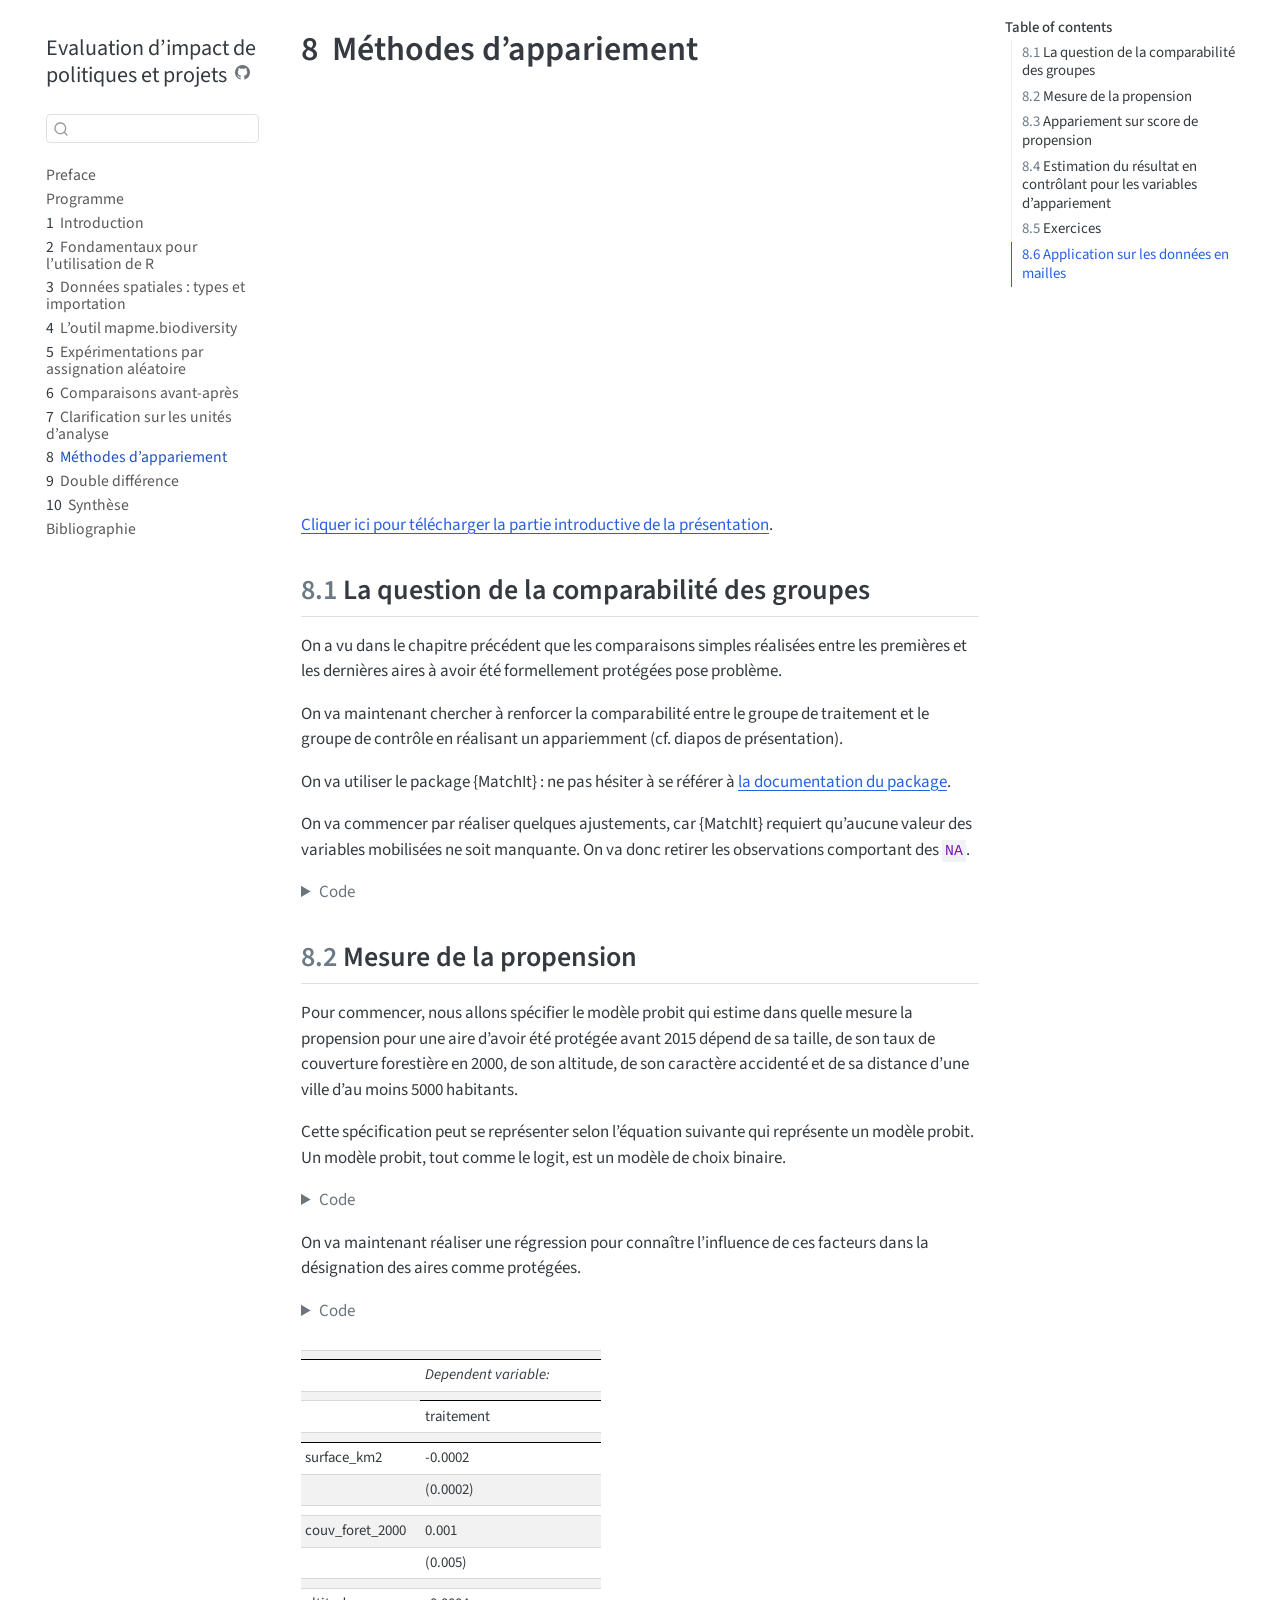
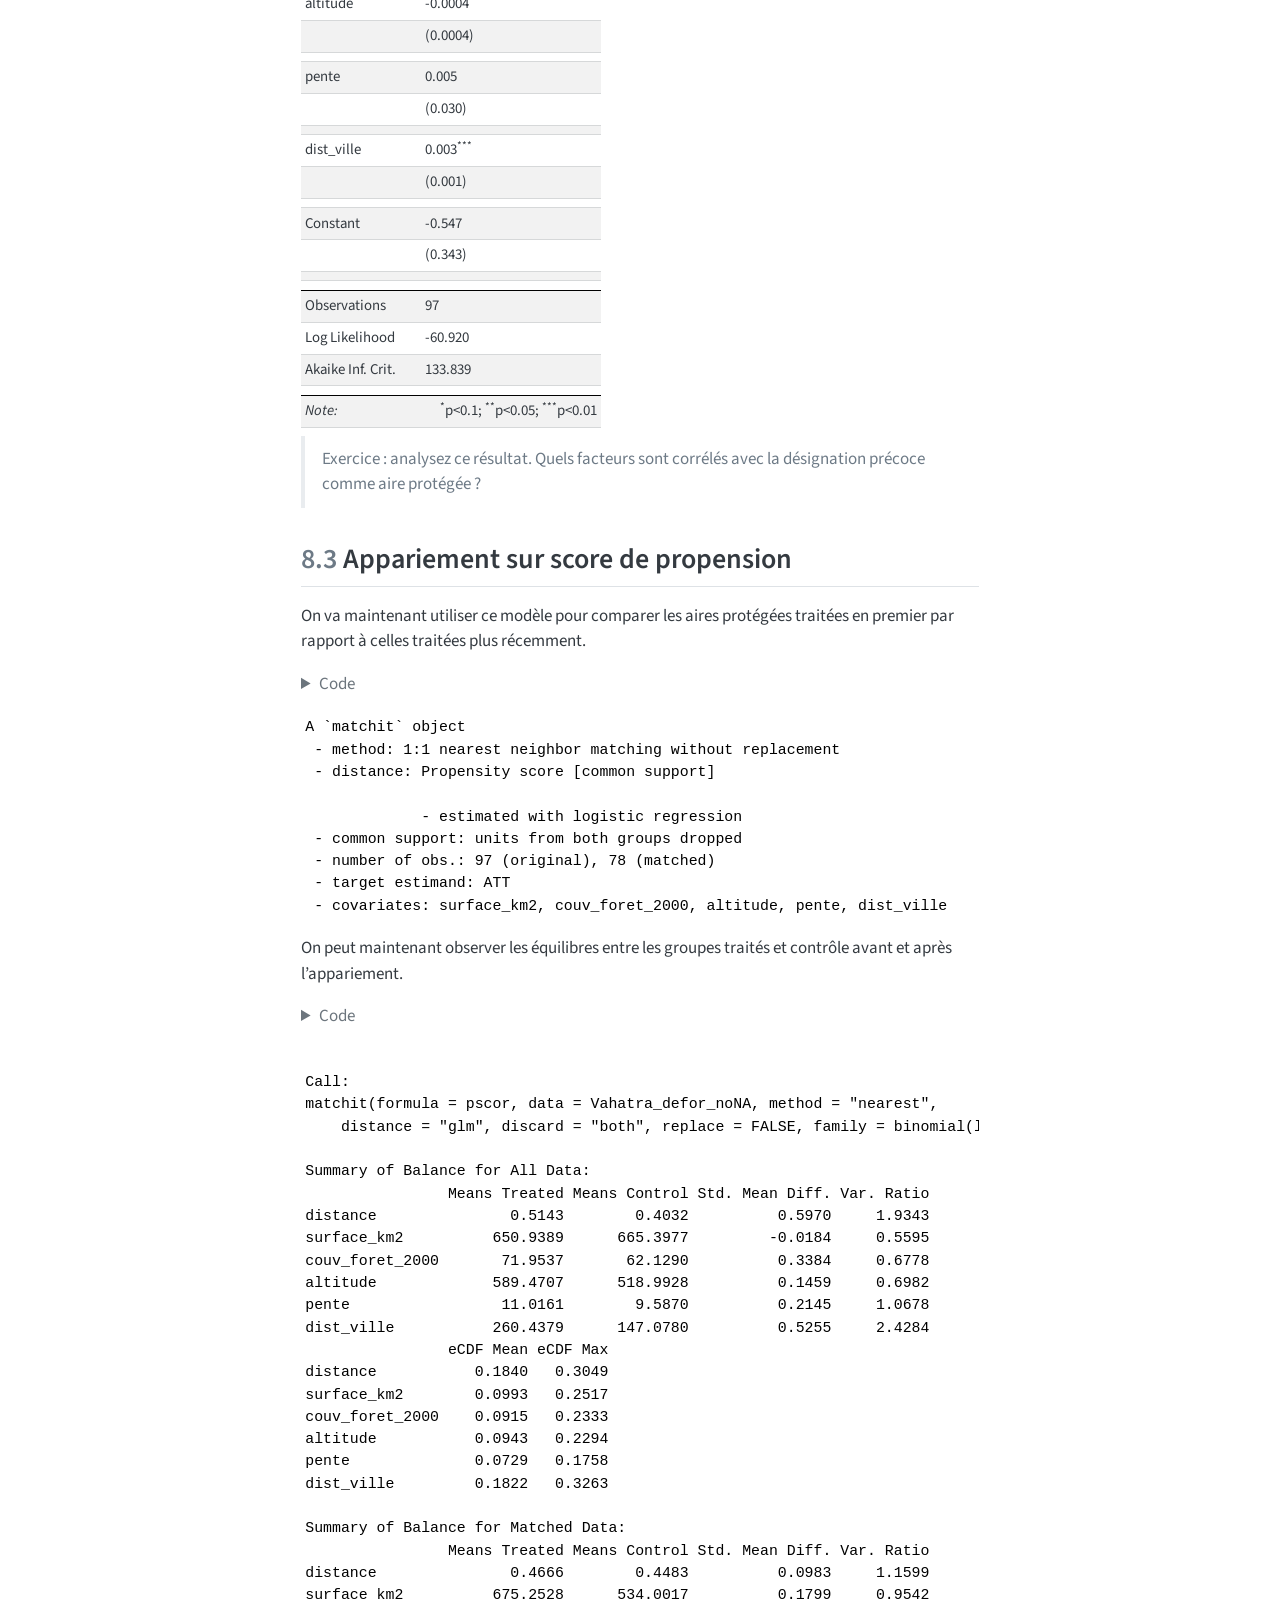
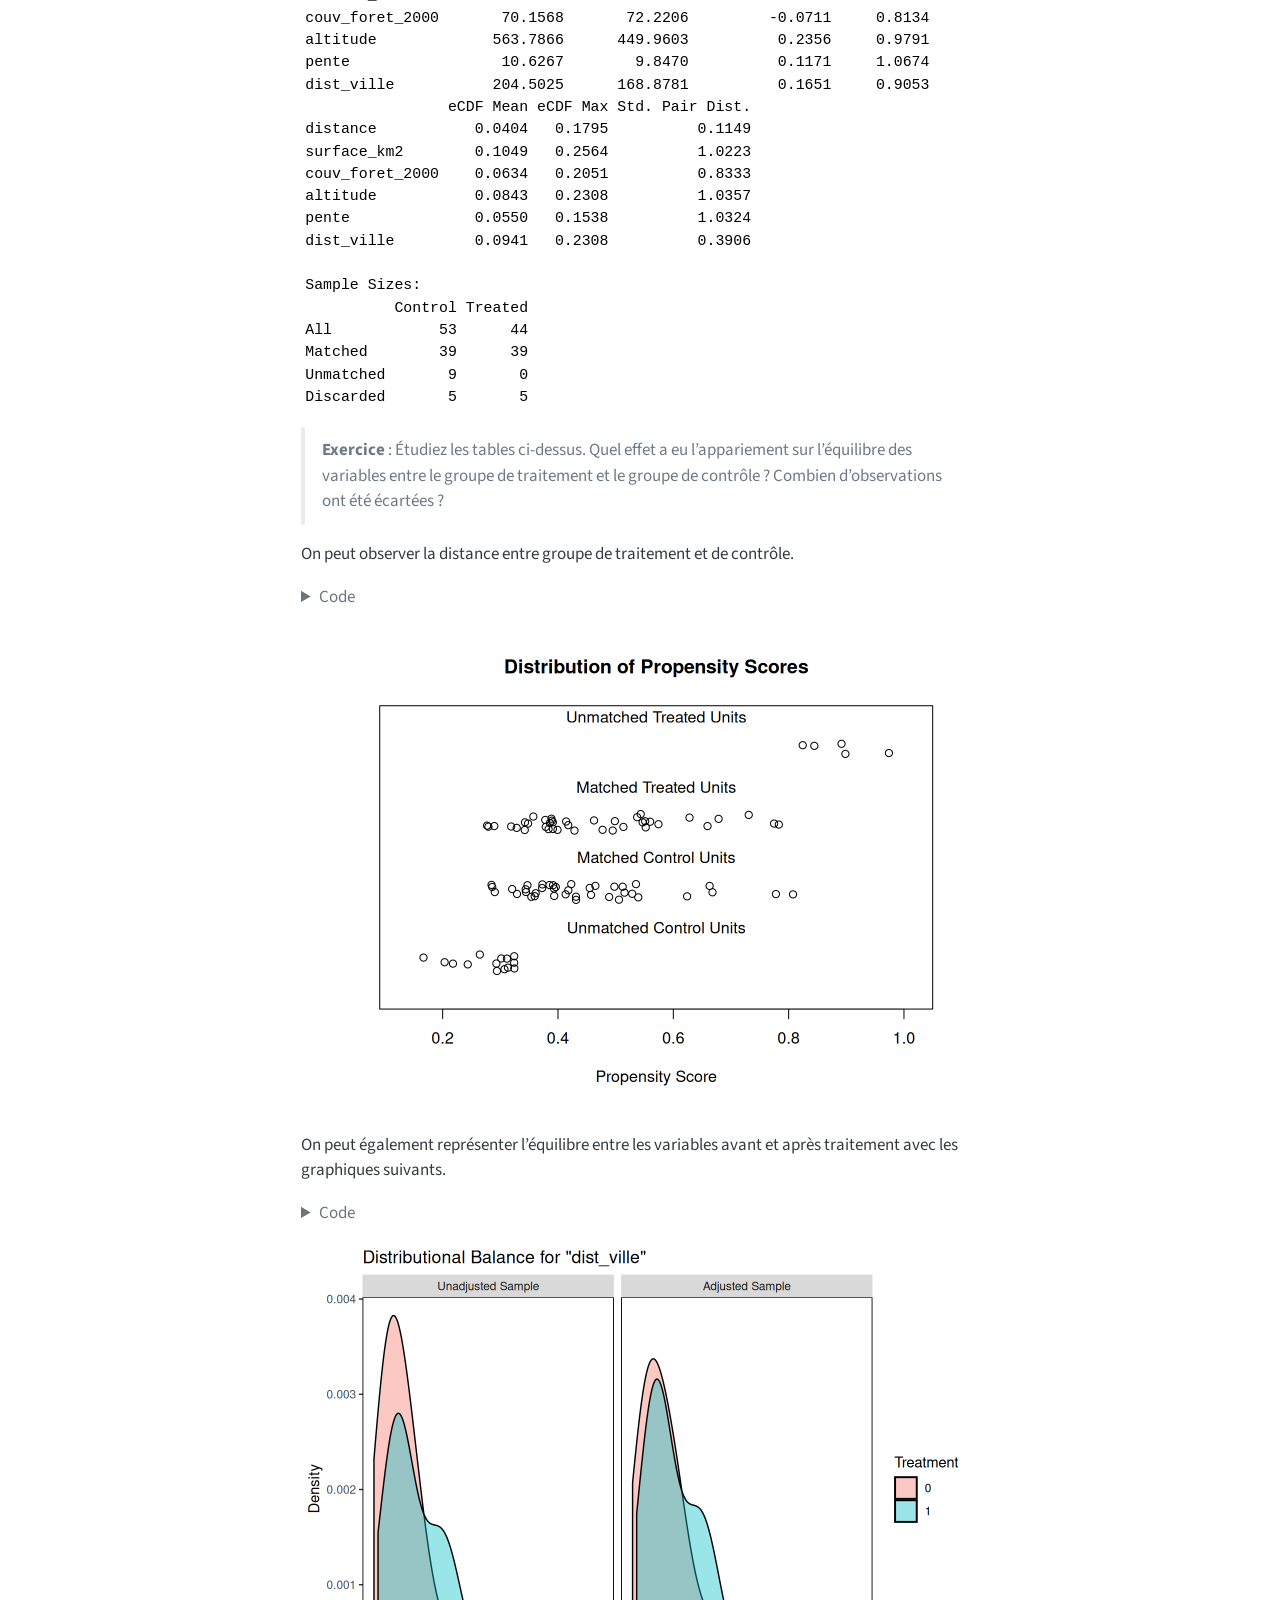
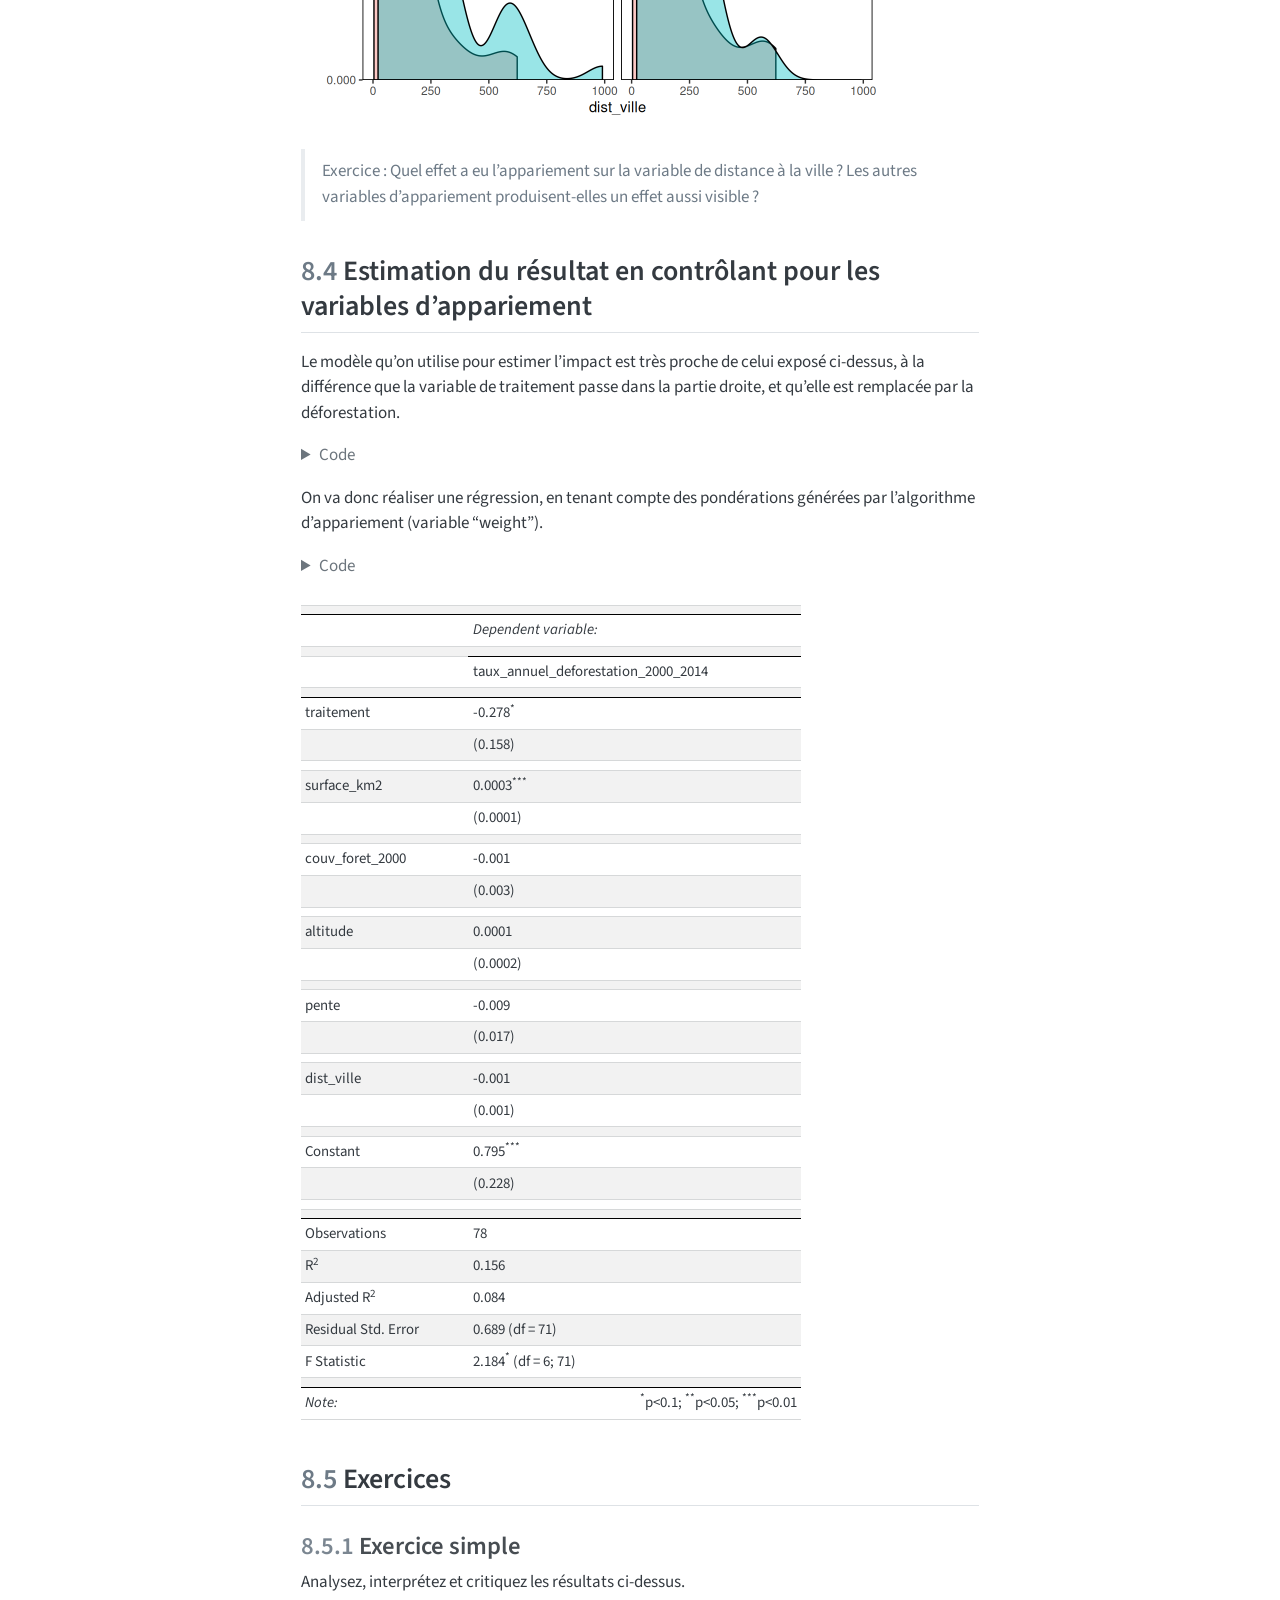
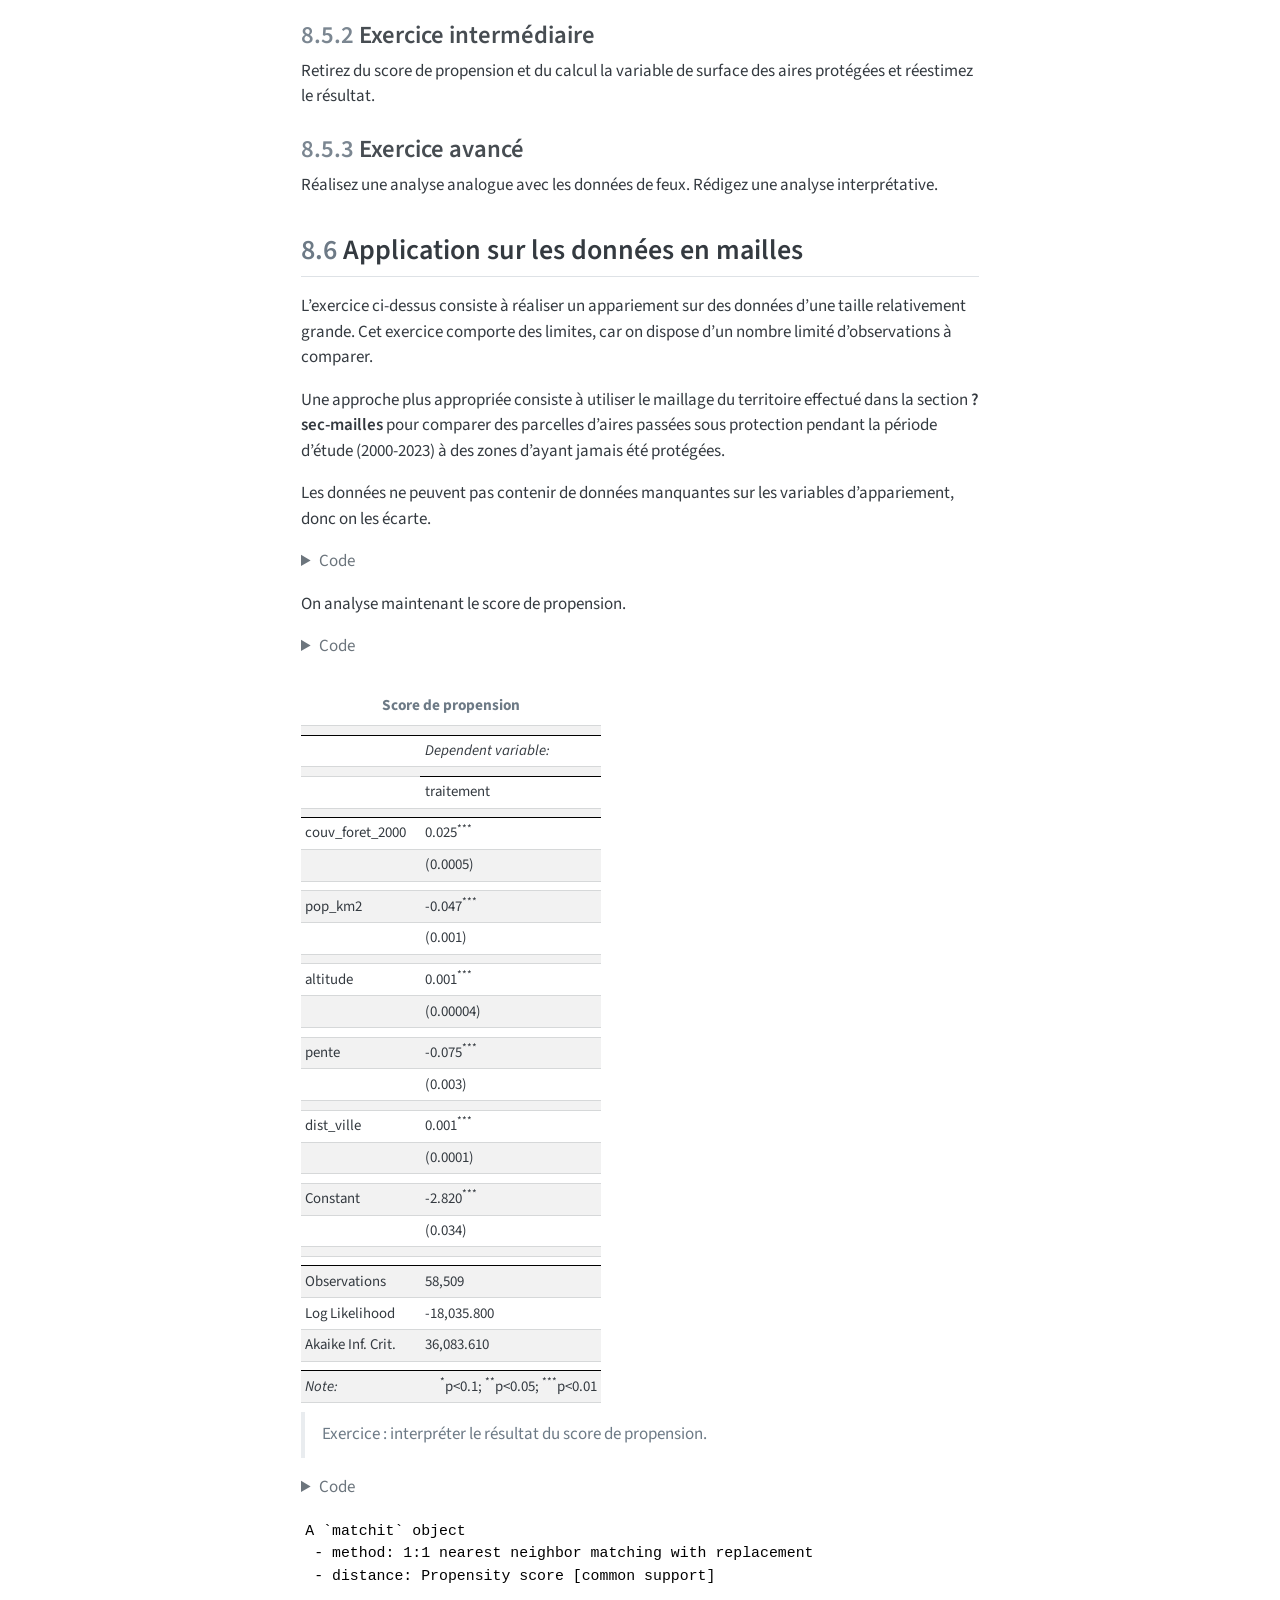
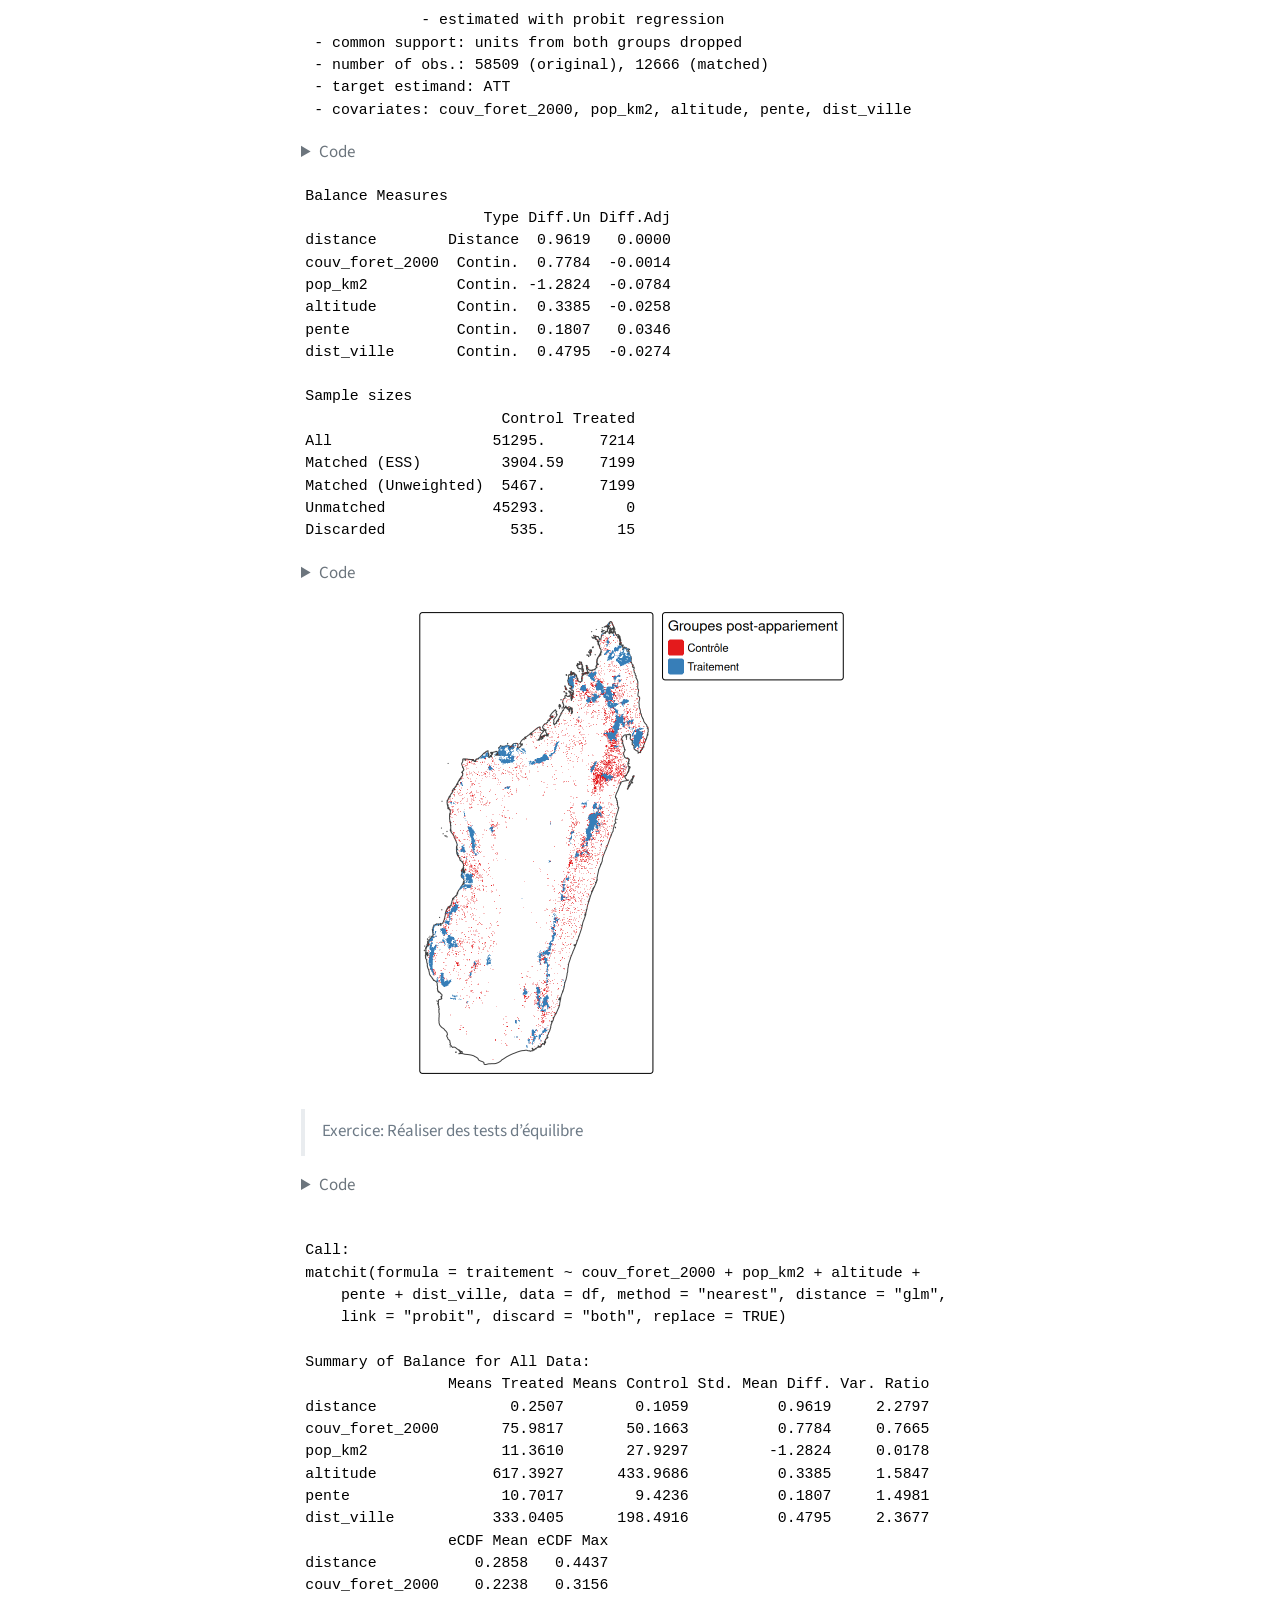
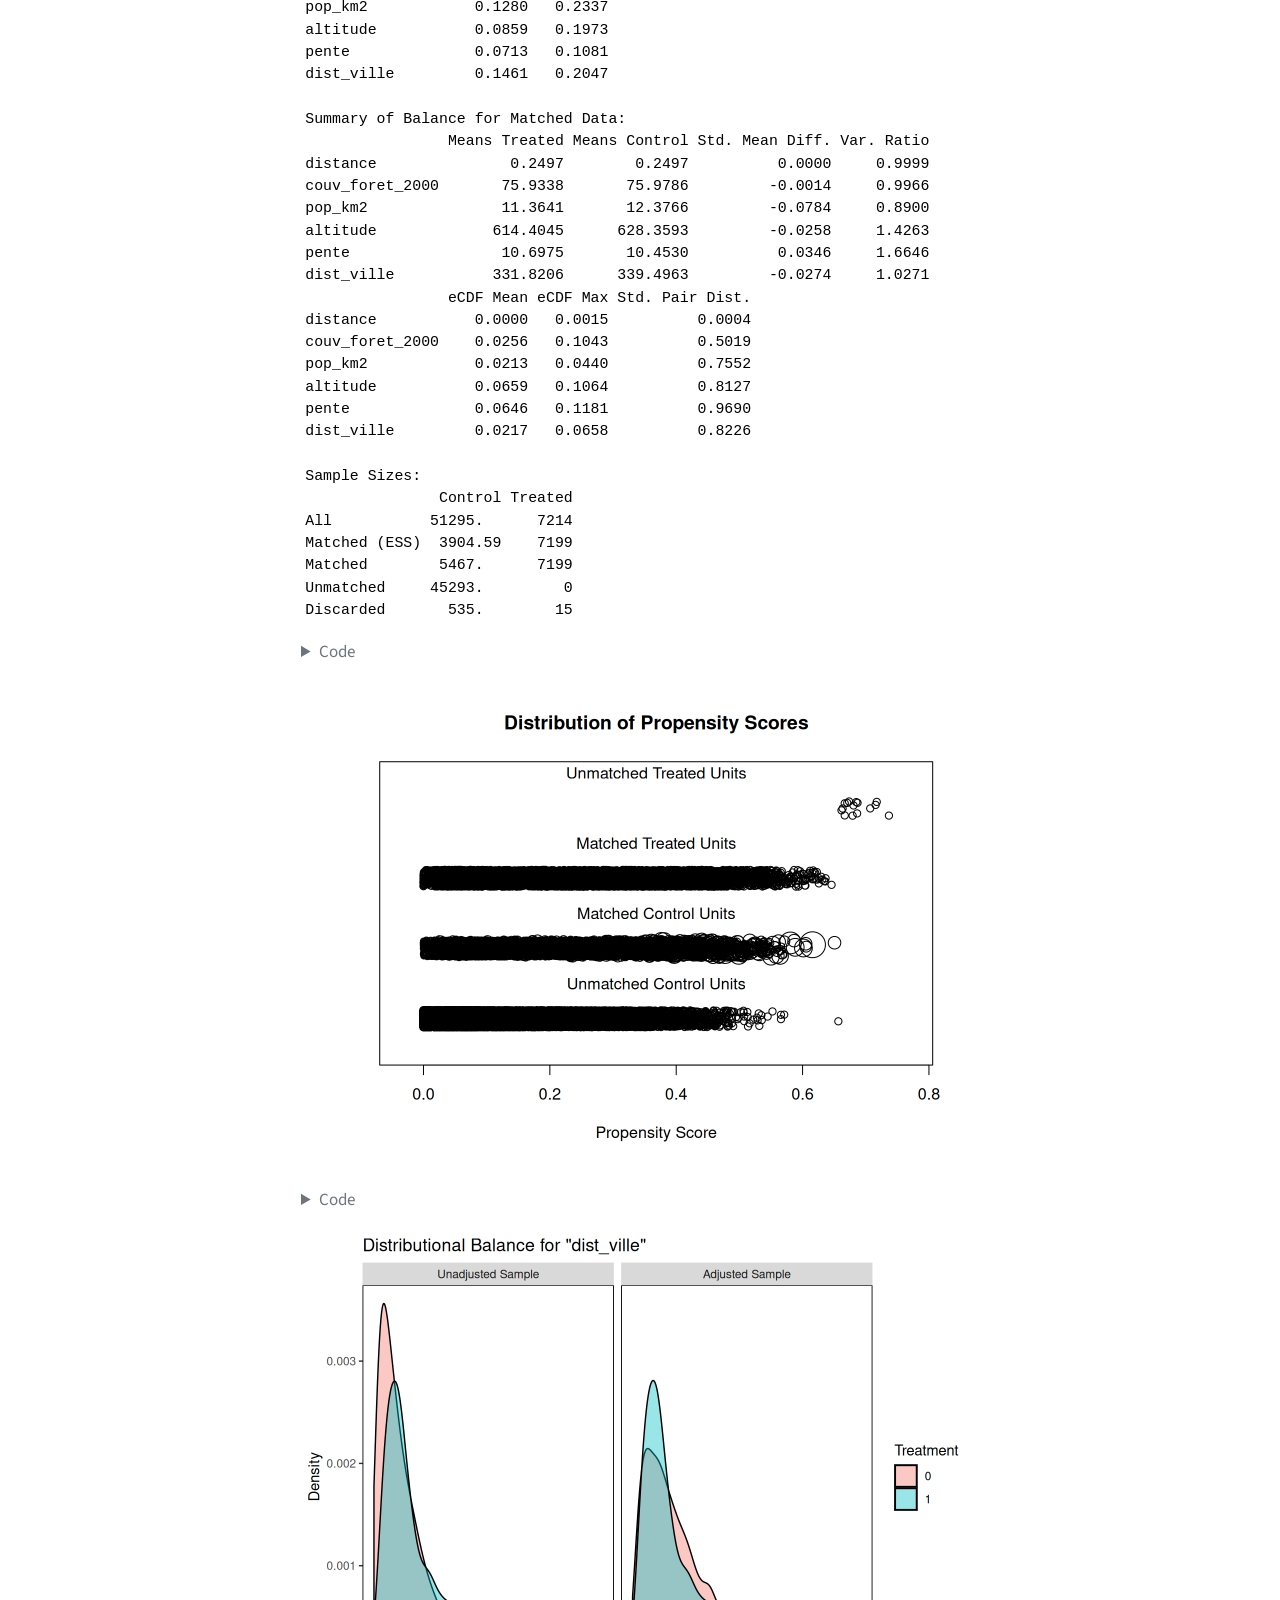
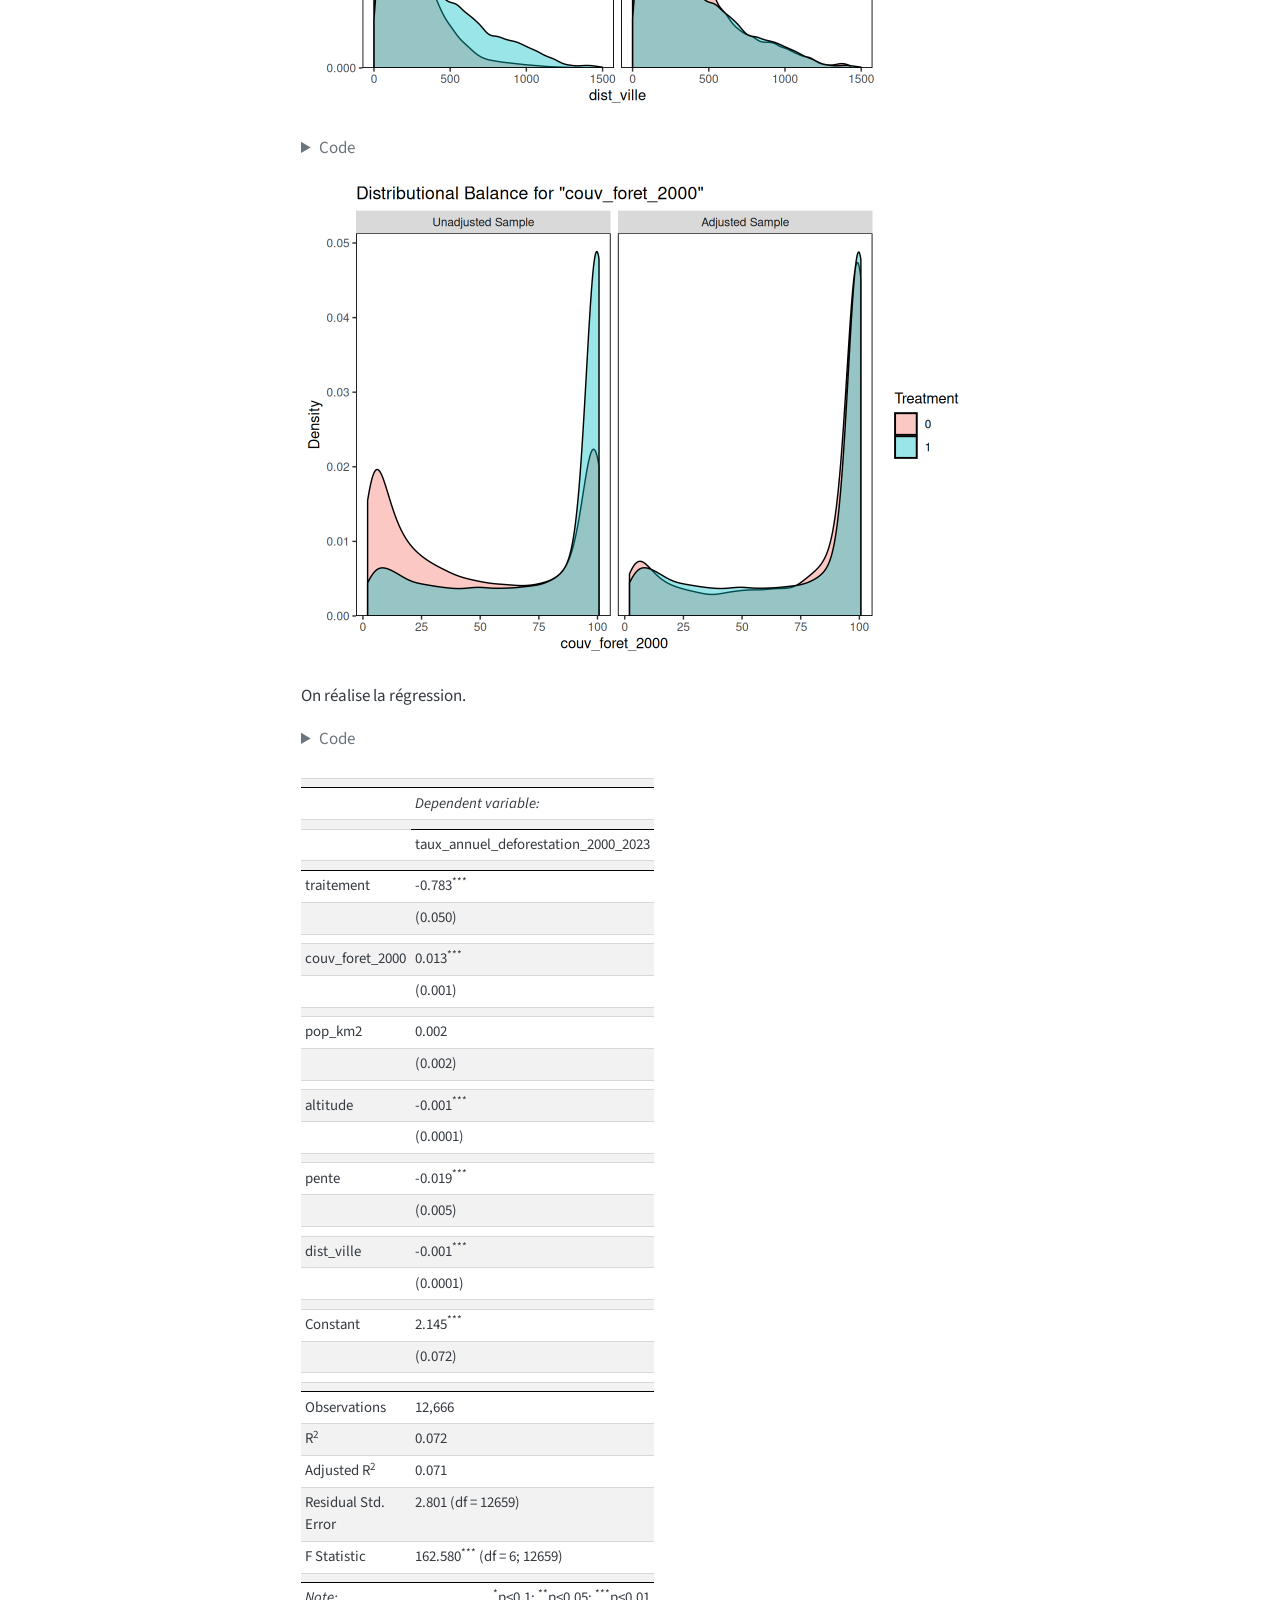
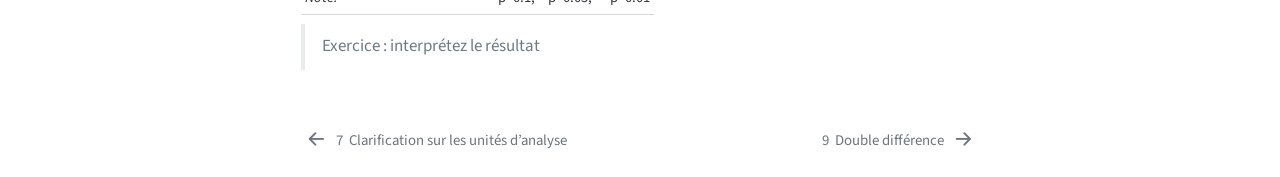
<file: docs/08_appariement.html>
<!DOCTYPE html>
<html xmlns="http://www.w3.org/1999/xhtml" lang="en" xml:lang="en"><head>

<meta charset="utf-8">
<meta name="generator" content="quarto-1.9.38">

<meta name="viewport" content="width=device-width, initial-scale=1.0, user-scalable=yes">


<title>8&nbsp; Méthodes d’appariement – Evaluation d'impact de politiques et projets</title>
<style>
/* Default styles provided by pandoc.
** See https://pandoc.org/MANUAL.html#variables-for-html for config info.
*/
code{white-space: pre-wrap;}
span.smallcaps{font-variant: small-caps;}
div.columns{display: flex; gap: min(4vw, 1.5em);}
div.column{flex: auto; overflow-x: auto;}
div.hanging-indent{margin-left: 1.5em; text-indent: -1.5em;}
ul.task-list{list-style: none;}
ul.task-list li input[type="checkbox"] {
  width: 0.8em;
  margin: 0 0.8em 0.2em -1em; /* quarto-specific, see https://github.com/quarto-dev/quarto-cli/issues/4556 */ 
  vertical-align: middle;
}
/* CSS for syntax highlighting */
html { -webkit-text-size-adjust: 100%; }
pre > code.sourceCode { white-space: pre; position: relative; }
pre > code.sourceCode > span { display: inline-block; line-height: 1.25; }
pre > code.sourceCode > span:empty { height: 1.2em; }
.sourceCode { overflow: visible; }
code.sourceCode > span { color: inherit; text-decoration: inherit; }
div.sourceCode { margin: 1em 0; }
pre.sourceCode { margin: 0; }
@media screen {
div.sourceCode { overflow: auto; }
}
@media print {
pre > code.sourceCode { white-space: pre-wrap; }
pre > code.sourceCode > span { text-indent: -5em; padding-left: 5em; }
}
pre.numberSource code
  { counter-reset: source-line 0; }
pre.numberSource code > span
  { position: relative; left: -4em; counter-increment: source-line; }
pre.numberSource code > span > a:first-child::before
  { content: counter(source-line);
    position: relative; left: -1em; text-align: right; vertical-align: baseline;
    border: none; display: inline-block;
    -webkit-touch-callout: none; -webkit-user-select: none;
    -khtml-user-select: none; -moz-user-select: none;
    -ms-user-select: none; user-select: none;
    padding: 0 4px; width: 4em;
  }
pre.numberSource { margin-left: 3em;  padding-left: 4px; }
div.sourceCode
  {   }
@media screen {
pre > code.sourceCode > span > a:first-child::before { text-decoration: underline; }
}
</style>


<script src="site_libs/quarto-nav/quarto-nav.js"></script>
<script src="site_libs/quarto-nav/headroom.min.js"></script>
<script src="site_libs/clipboard/clipboard.min.js"></script>
<script src="site_libs/quarto-search/autocomplete.umd.js"></script>
<script src="site_libs/quarto-search/fuse.min.js"></script>
<script src="site_libs/quarto-search/quarto-search.js"></script>
<meta name="quarto:offset" content="./">
<link href="./09_double_difference.html" rel="next">
<link href="./07_unites_analyse.html" rel="prev">
<script src="site_libs/quarto-html/quarto.js" type="module"></script>
<script src="site_libs/quarto-html/tabsets/tabsets.js" type="module"></script>
<script src="site_libs/quarto-html/popper.min.js"></script>
<script src="site_libs/quarto-html/tippy.umd.min.js"></script>
<script src="site_libs/quarto-html/anchor.min.js"></script>
<link href="site_libs/quarto-html/tippy.css" rel="stylesheet">
<link href="site_libs/quarto-html/quarto-syntax-highlighting-15634bcf2e68342d4ad2dfa704d543f6.css" rel="stylesheet" id="quarto-text-highlighting-styles">
<script src="site_libs/bootstrap/bootstrap.min.js"></script>
<link href="site_libs/bootstrap/bootstrap-icons.css" rel="stylesheet">
<link href="site_libs/bootstrap/bootstrap-02859bbbbf22f2651249f1e672fa2147.min.css" rel="stylesheet" append-hash="true" id="quarto-bootstrap" data-mode="light">
<script id="quarto-search-options" type="application/json">{
  "location": "sidebar",
  "copy-button": false,
  "collapse-after": 3,
  "panel-placement": "start",
  "type": "textbox",
  "limit": 50,
  "keyboard-shortcut": [
    "f",
    "/",
    "s"
  ],
  "show-item-context": false,
  "language": {
    "search-no-results-text": "No results",
    "search-matching-documents-text": "matching documents",
    "search-copy-link-title": "Copy link to search",
    "search-hide-matches-text": "Hide additional matches",
    "search-more-match-text": "more match in this document",
    "search-more-matches-text": "more matches in this document",
    "search-clear-button-title": "Clear",
    "search-text-placeholder": "",
    "search-detached-cancel-button-title": "Cancel",
    "search-submit-button-title": "Submit",
    "search-label": "Search"
  }
}</script>


</head>

<body class="nav-sidebar floating quarto-light">

<div id="quarto-search-results"></div>
  <header id="quarto-header" class="headroom fixed-top">
  <nav class="quarto-secondary-nav">
    <div class="container-fluid d-flex">
      <button type="button" class="quarto-btn-toggle btn" data-bs-toggle="collapse" role="button" data-bs-target=".quarto-sidebar-collapse-item" aria-controls="quarto-sidebar" aria-expanded="false" aria-label="Toggle sidebar navigation" onclick="if (window.quartoToggleHeadroom) { window.quartoToggleHeadroom(); }">
        <i class="bi bi-layout-text-sidebar-reverse"></i>
      </button>
        <nav class="quarto-page-breadcrumbs" aria-label="breadcrumb"><ol class="breadcrumb"><li class="breadcrumb-item"><a href="./08_appariement.html"><span class="chapter-number">8</span>&nbsp; <span class="chapter-title">Méthodes d’appariement</span></a></li></ol></nav>
        <a class="flex-grow-1" role="navigation" data-bs-toggle="collapse" data-bs-target=".quarto-sidebar-collapse-item" aria-controls="quarto-sidebar" aria-expanded="false" aria-label="Toggle sidebar navigation" onclick="if (window.quartoToggleHeadroom) { window.quartoToggleHeadroom(); }">      
        </a>
      <button type="button" class="btn quarto-search-button" aria-label="Search" onclick="window.quartoOpenSearch();">
        <i class="bi bi-search"></i>
      </button>
    </div>
  </nav>
</header>
<!-- content -->
<div id="quarto-content" class="quarto-container page-columns page-rows-contents page-layout-article">
<!-- sidebar -->
  <nav id="quarto-sidebar" class="sidebar collapse collapse-horizontal quarto-sidebar-collapse-item sidebar-navigation floating overflow-auto">
    <div class="pt-lg-2 mt-2 text-left sidebar-header">
    <div class="sidebar-title mb-0 py-0">
      <a href="./">Evaluation d’impact de politiques et projets</a> 
        <div class="sidebar-tools-main">
    <a href="https://github.com/BETSAKA/Tany_Vao_formation_impact_2026" title="Source Code" class="quarto-navigation-tool px-1" aria-label="Source Code"><i class="bi bi-github"></i></a>
</div>
    </div>
      </div>
        <div class="mt-2 flex-shrink-0 align-items-center">
        <div class="sidebar-search">
        <div id="quarto-search" class="" title="Search"></div>
        </div>
        </div>
    <div class="sidebar-menu-container"> 
    <ul class="list-unstyled mt-1">
        <li class="sidebar-item">
  <div class="sidebar-item-container"> 
  <a href="./index.html" class="sidebar-item-text sidebar-link">
 <span class="menu-text">Preface</span></a>
  </div>
</li>
        <li class="sidebar-item">
  <div class="sidebar-item-container"> 
  <a href="./00_programme.html" class="sidebar-item-text sidebar-link">
 <span class="menu-text">Programme</span></a>
  </div>
</li>
        <li class="sidebar-item">
  <div class="sidebar-item-container"> 
  <a href="./01_introduction.html" class="sidebar-item-text sidebar-link">
 <span class="menu-text"><span class="chapter-number">1</span>&nbsp; <span class="chapter-title">Introduction</span></span></a>
  </div>
</li>
        <li class="sidebar-item">
  <div class="sidebar-item-container"> 
  <a href="./02_bases_R.html" class="sidebar-item-text sidebar-link">
 <span class="menu-text"><span class="chapter-number">2</span>&nbsp; <span class="chapter-title">Fondamentaux pour l’utilisation de R</span></span></a>
  </div>
</li>
        <li class="sidebar-item">
  <div class="sidebar-item-container"> 
  <a href="./03_geodata.html" class="sidebar-item-text sidebar-link">
 <span class="menu-text"><span class="chapter-number">3</span>&nbsp; <span class="chapter-title">Données spatiales : types et importation</span></span></a>
  </div>
</li>
        <li class="sidebar-item">
  <div class="sidebar-item-container"> 
  <a href="./04_mapme_biodiversity.html" class="sidebar-item-text sidebar-link">
 <span class="menu-text"><span class="chapter-number">4</span>&nbsp; <span class="chapter-title">L’outil mapme.biodiversity</span></span></a>
  </div>
</li>
        <li class="sidebar-item">
  <div class="sidebar-item-container"> 
  <a href="./05_experimentations_aleatoires.html" class="sidebar-item-text sidebar-link">
 <span class="menu-text"><span class="chapter-number">5</span>&nbsp; <span class="chapter-title">Expérimentations par assignation aléatoire</span></span></a>
  </div>
</li>
        <li class="sidebar-item">
  <div class="sidebar-item-container"> 
  <a href="./06_avant_apres.html" class="sidebar-item-text sidebar-link">
 <span class="menu-text"><span class="chapter-number">6</span>&nbsp; <span class="chapter-title">Comparaisons avant-après</span></span></a>
  </div>
</li>
        <li class="sidebar-item">
  <div class="sidebar-item-container"> 
  <a href="./07_unites_analyse.html" class="sidebar-item-text sidebar-link">
 <span class="menu-text"><span class="chapter-number">7</span>&nbsp; <span class="chapter-title">Clarification sur les unités d’analyse</span></span></a>
  </div>
</li>
        <li class="sidebar-item">
  <div class="sidebar-item-container"> 
  <a href="./08_appariement.html" class="sidebar-item-text sidebar-link active">
 <span class="menu-text"><span class="chapter-number">8</span>&nbsp; <span class="chapter-title">Méthodes d’appariement</span></span></a>
  </div>
</li>
        <li class="sidebar-item">
  <div class="sidebar-item-container"> 
  <a href="./09_double_difference.html" class="sidebar-item-text sidebar-link">
 <span class="menu-text"><span class="chapter-number">9</span>&nbsp; <span class="chapter-title">Double différence</span></span></a>
  </div>
</li>
        <li class="sidebar-item">
  <div class="sidebar-item-container"> 
  <a href="./10_synthese.html" class="sidebar-item-text sidebar-link">
 <span class="menu-text"><span class="chapter-number">10</span>&nbsp; <span class="chapter-title">Synthèse</span></span></a>
  </div>
</li>
        <li class="sidebar-item">
  <div class="sidebar-item-container"> 
  <a href="./11_references.html" class="sidebar-item-text sidebar-link">
 <span class="menu-text">Bibliographie</span></a>
  </div>
</li>
    </ul>
    </div>
</nav>
<div id="quarto-sidebar-glass" class="quarto-sidebar-collapse-item" data-bs-toggle="collapse" data-bs-target=".quarto-sidebar-collapse-item"></div>
<!-- margin-sidebar -->
    <div id="quarto-margin-sidebar" class="sidebar margin-sidebar">
        <nav id="TOC" role="doc-toc" class="toc-active">
    <h2 id="toc-title">Table of contents</h2>
   
  <ul>
  <li><a href="#la-question-de-la-comparabilité-des-groupes" id="toc-la-question-de-la-comparabilité-des-groupes" class="nav-link active" data-scroll-target="#la-question-de-la-comparabilité-des-groupes"><span class="header-section-number">8.1</span> La question de la comparabilité des groupes</a></li>
  <li><a href="#mesure-de-la-propension" id="toc-mesure-de-la-propension" class="nav-link" data-scroll-target="#mesure-de-la-propension"><span class="header-section-number">8.2</span> Mesure de la propension</a></li>
  <li><a href="#appariement-sur-score-de-propension" id="toc-appariement-sur-score-de-propension" class="nav-link" data-scroll-target="#appariement-sur-score-de-propension"><span class="header-section-number">8.3</span> Appariement sur score de propension</a></li>
  <li><a href="#estimation-du-résultat-en-contrôlant-pour-les-variables-dappariement" id="toc-estimation-du-résultat-en-contrôlant-pour-les-variables-dappariement" class="nav-link" data-scroll-target="#estimation-du-résultat-en-contrôlant-pour-les-variables-dappariement"><span class="header-section-number">8.4</span> Estimation du résultat en contrôlant pour les variables d’appariement</a></li>
  <li><a href="#exercices" id="toc-exercices" class="nav-link" data-scroll-target="#exercices"><span class="header-section-number">8.5</span> Exercices</a>
  <ul class="collapse">
  <li><a href="#exercice-simple" id="toc-exercice-simple" class="nav-link" data-scroll-target="#exercice-simple"><span class="header-section-number">8.5.1</span> Exercice simple</a></li>
  <li><a href="#exercice-intermédiaire" id="toc-exercice-intermédiaire" class="nav-link" data-scroll-target="#exercice-intermédiaire"><span class="header-section-number">8.5.2</span> Exercice intermédiaire</a></li>
  <li><a href="#exercice-avancé" id="toc-exercice-avancé" class="nav-link" data-scroll-target="#exercice-avancé"><span class="header-section-number">8.5.3</span> Exercice avancé</a></li>
  </ul></li>
  <li><a href="#application-sur-les-données-en-mailles" id="toc-application-sur-les-données-en-mailles" class="nav-link" data-scroll-target="#application-sur-les-données-en-mailles"><span class="header-section-number">8.6</span> Application sur les données en mailles</a></li>
  </ul>
</nav>
    </div>
<!-- main -->
<main class="content" id="quarto-document-content">

<header id="title-block-header" class="quarto-title-block default">
<div class="quarto-title">
<h1 class="title"><span class="chapter-number">8</span>&nbsp; <span class="chapter-title">Méthodes d’appariement</span></h1>
</div>



<div class="quarto-title-meta">

    
  
    
  </div>
  


</header>


<iframe src="slides/fr/Méthodes_appariement_2026_06.pdf" width="100%" height="400px"></iframe>
<p><a href="slides/fr/Méthodes_appariement_2026_06.pdf" download="">Cliquer ici pour télécharger la partie introductive de la présentation</a>.</p>
<section id="la-question-de-la-comparabilité-des-groupes" class="level2" data-number="8.1">
<h2 data-number="8.1" class="anchored" data-anchor-id="la-question-de-la-comparabilité-des-groupes"><span class="header-section-number">8.1</span> La question de la comparabilité des groupes</h2>
<p>On a vu dans le chapitre précédent que les comparaisons simples réalisées entre les premières et les dernières aires à avoir été formellement protégées pose problème.</p>
<p>On va maintenant chercher à renforcer la comparabilité entre le groupe de traitement et le groupe de contrôle en réalisant un appariemment (cf.&nbsp;diapos de présentation).</p>
<p>On va utiliser le package {MatchIt} : ne pas hésiter à se référer à <a href="https://kosukeimai.github.io/MatchIt/index.html">la documentation du package</a>.</p>
<p>On va commencer par réaliser quelques ajustements, car {MatchIt} requiert qu’aucune valeur des variables mobilisées ne soit manquante. On va donc retirer les observations comportant des <code>NA</code>.</p>
<div class="cell">
<details class="code-fold">
<summary>Code</summary>
<div class="code-copy-outer-scaffold"><div class="sourceCode cell-code" id="cb1"><pre class="sourceCode r code-with-copy"><code class="sourceCode r"><span id="cb1-1"><a href="#cb1-1" aria-hidden="true" tabindex="-1"></a><span class="fu">library</span>(tidyverse) <span class="co"># Simplifie la manipulation de données</span></span>
<span id="cb1-2"><a href="#cb1-2" aria-hidden="true" tabindex="-1"></a><span class="fu">library</span>(lubridate) <span class="co"># Simplifie les opérations sur des dates</span></span>
<span id="cb1-3"><a href="#cb1-3" aria-hidden="true" tabindex="-1"></a><span class="fu">library</span>(sf) <span class="co"># Pour traiter les données spatiales</span></span>
<span id="cb1-4"><a href="#cb1-4" aria-hidden="true" tabindex="-1"></a><span class="fu">library</span>(MatchIt) <span class="co"># Pour réaliser les appariements.</span></span>
<span id="cb1-5"><a href="#cb1-5" aria-hidden="true" tabindex="-1"></a><span class="fu">library</span>(cobalt) <span class="co"># Pour les tests d'équilibre sur l'appariement</span></span>
<span id="cb1-6"><a href="#cb1-6" aria-hidden="true" tabindex="-1"></a><span class="fu">library</span>(gt) <span class="co"># Pour faire de jolies tables</span></span>
<span id="cb1-7"><a href="#cb1-7" aria-hidden="true" tabindex="-1"></a><span class="fu">library</span>(stargazer) <span class="co"># Pour présenter les résultats de régressions</span></span>
<span id="cb1-8"><a href="#cb1-8" aria-hidden="true" tabindex="-1"></a><span class="fu">library</span>(mapme.biodiversity)</span>
<span id="cb1-9"><a href="#cb1-9" aria-hidden="true" tabindex="-1"></a><span class="fu">library</span>(htmltools) <span class="co"># Pour des graphs qui s'affichent bien sur une page web</span></span>
<span id="cb1-10"><a href="#cb1-10" aria-hidden="true" tabindex="-1"></a><span class="fu">library</span>(units) <span class="co"># pour passer de m2 à km2</span></span>
<span id="cb1-11"><a href="#cb1-11" aria-hidden="true" tabindex="-1"></a></span>
<span id="cb1-12"><a href="#cb1-12" aria-hidden="true" tabindex="-1"></a><span class="co"># Désactiver les notations scientifiques</span></span>
<span id="cb1-13"><a href="#cb1-13" aria-hidden="true" tabindex="-1"></a><span class="fu">options</span>(<span class="at">scipen =</span> <span class="dv">999</span>)</span>
<span id="cb1-14"><a href="#cb1-14" aria-hidden="true" tabindex="-1"></a></span>
<span id="cb1-15"><a href="#cb1-15" aria-hidden="true" tabindex="-1"></a><span class="co"># Charger les données</span></span>
<span id="cb1-16"><a href="#cb1-16" aria-hidden="true" tabindex="-1"></a>AP_Vahatra <span class="ot">&lt;-</span> <span class="fu">read_rds</span>(<span class="st">"data/AP_Vahatra_mapme.rds"</span>) <span class="sc">%&gt;%</span></span>
<span id="cb1-17"><a href="#cb1-17" aria-hidden="true" tabindex="-1"></a>  <span class="fu">portfolio_wide</span>() <span class="sc">%&gt;%</span></span>
<span id="cb1-18"><a href="#cb1-18" aria-hidden="true" tabindex="-1"></a>  <span class="fu">mutate</span>(<span class="at">Groupe =</span> <span class="fu">ifelse</span>(<span class="fu">year</span>(date_creation) <span class="sc">&lt;</span> <span class="dv">2015</span>, <span class="st">"Traitement"</span>, <span class="st">"Contrôle"</span>))</span>
<span id="cb1-19"><a href="#cb1-19" aria-hidden="true" tabindex="-1"></a></span>
<span id="cb1-20"><a href="#cb1-20" aria-hidden="true" tabindex="-1"></a><span class="co"># Préparer les données sans valeurs manquantes</span></span>
<span id="cb1-21"><a href="#cb1-21" aria-hidden="true" tabindex="-1"></a>Vahatra_defor_noNA <span class="ot">&lt;-</span> AP_Vahatra <span class="sc">%&gt;%</span></span>
<span id="cb1-22"><a href="#cb1-22" aria-hidden="true" tabindex="-1"></a>  <span class="fu">mutate</span>(<span class="at">surface_m2 =</span> <span class="fu">as.numeric</span>(<span class="fu">st_area</span>(.)),</span>
<span id="cb1-23"><a href="#cb1-23" aria-hidden="true" tabindex="-1"></a>         <span class="at">surface_ha =</span> surface_m2 <span class="sc">/</span> <span class="dv">10000</span>,</span>
<span id="cb1-24"><a href="#cb1-24" aria-hidden="true" tabindex="-1"></a>         <span class="at">surface_km2 =</span> surface_m2 <span class="sc">/</span> <span class="dv">1000000</span>,</span>
<span id="cb1-25"><a href="#cb1-25" aria-hidden="true" tabindex="-1"></a>         <span class="at">couv_foret_2000 =</span> <span class="st">`</span><span class="at">treecover_area_2000-01-01_treecover_ha</span><span class="st">`</span> <span class="sc">/</span> surface_ha <span class="sc">*</span> <span class="dv">100</span>,</span>
<span id="cb1-26"><a href="#cb1-26" aria-hidden="true" tabindex="-1"></a>         <span class="at">altitude =</span> <span class="st">`</span><span class="at">elevation_2000-02-01_elevation_mean_m</span><span class="st">`</span>,</span>
<span id="cb1-27"><a href="#cb1-27" aria-hidden="true" tabindex="-1"></a>         <span class="at">pente =</span> <span class="st">`</span><span class="at">slope_2000-02-01_slope_mean_degrees</span><span class="st">`</span>,</span>
<span id="cb1-28"><a href="#cb1-28" aria-hidden="true" tabindex="-1"></a>         <span class="at">dist_ville =</span> <span class="st">`</span><span class="at">traveltime_2015-01-01_5k_110mio_traveltime_mean_minutes</span><span class="st">`</span>,</span>
<span id="cb1-29"><a href="#cb1-29" aria-hidden="true" tabindex="-1"></a>         <span class="at">traitement =</span> <span class="fu">ifelse</span>(<span class="fu">year</span>(date_creation) <span class="sc">&lt;</span> <span class="dv">2015</span>, <span class="dv">1</span>, <span class="dv">0</span>),</span>
<span id="cb1-30"><a href="#cb1-30" aria-hidden="true" tabindex="-1"></a>         <span class="at">taux_annuel_deforestation_2000_2014 =</span> </span>
<span id="cb1-31"><a href="#cb1-31" aria-hidden="true" tabindex="-1"></a>           <span class="sc">-</span>((<span class="st">`</span><span class="at">treecover_area_2014-01-01_treecover_ha</span><span class="st">`</span> <span class="sc">/</span> </span>
<span id="cb1-32"><a href="#cb1-32" aria-hidden="true" tabindex="-1"></a>              <span class="st">`</span><span class="at">treecover_area_2000-01-01_treecover_ha</span><span class="st">`</span>)<span class="sc">^</span>(<span class="dv">1</span><span class="sc">/</span><span class="dv">14</span>) <span class="sc">-</span> <span class="dv">1</span>) <span class="sc">*</span> <span class="dv">100</span>) <span class="sc">%&gt;%</span></span>
<span id="cb1-33"><a href="#cb1-33" aria-hidden="true" tabindex="-1"></a>  <span class="fu">filter</span>(<span class="sc">!</span><span class="fu">is.na</span>(couv_foret_2000), <span class="sc">!</span><span class="fu">is.na</span>(dist_ville), <span class="sc">!</span><span class="fu">is.na</span>(altitude), <span class="sc">!</span><span class="fu">is.na</span>(pente))</span>
<span id="cb1-34"><a href="#cb1-34" aria-hidden="true" tabindex="-1"></a></span>
<span id="cb1-35"><a href="#cb1-35" aria-hidden="true" tabindex="-1"></a><span class="fu">summary</span>(Vahatra_defor_noNA)</span>
<span id="cb1-36"><a href="#cb1-36" aria-hidden="true" tabindex="-1"></a></span>
<span id="cb1-37"><a href="#cb1-37" aria-hidden="true" tabindex="-1"></a>Vahatra_defor_noNA <span class="sc">%&gt;%</span></span>
<span id="cb1-38"><a href="#cb1-38" aria-hidden="true" tabindex="-1"></a>  <span class="fu">st_drop_geometry</span>() <span class="sc">%&gt;%</span></span>
<span id="cb1-39"><a href="#cb1-39" aria-hidden="true" tabindex="-1"></a>  <span class="fu">group_by</span>(Groupe, traitement) <span class="sc">%&gt;%</span></span>
<span id="cb1-40"><a href="#cb1-40" aria-hidden="true" tabindex="-1"></a>  <span class="fu">summarise</span>(<span class="at">effectif =</span> <span class="fu">n</span>())</span>
<span id="cb1-41"><a href="#cb1-41" aria-hidden="true" tabindex="-1"></a> </span>
<span id="cb1-42"><a href="#cb1-42" aria-hidden="true" tabindex="-1"></a>Vahatra_defor_noNA <span class="sc">%&gt;%</span></span>
<span id="cb1-43"><a href="#cb1-43" aria-hidden="true" tabindex="-1"></a>  <span class="fu">st_drop_geometry</span>() <span class="sc">%&gt;%</span></span>
<span id="cb1-44"><a href="#cb1-44" aria-hidden="true" tabindex="-1"></a>  <span class="fu">group_by</span>(Groupe) <span class="sc">%&gt;%</span></span>
<span id="cb1-45"><a href="#cb1-45" aria-hidden="true" tabindex="-1"></a>  <span class="fu">summarize</span>(<span class="st">`</span><span class="at">Nombre d'aires protégées</span><span class="st">`</span> <span class="ot">=</span> <span class="fu">n</span>()) <span class="sc">%&gt;%</span></span>
<span id="cb1-46"><a href="#cb1-46" aria-hidden="true" tabindex="-1"></a>  <span class="fu">gt</span>() <span class="sc">%&gt;%</span></span>
<span id="cb1-47"><a href="#cb1-47" aria-hidden="true" tabindex="-1"></a>  <span class="fu">tab_header</span>(<span class="st">"Observations par groupe avant appariemment"</span>) <span class="sc">%&gt;%</span></span>
<span id="cb1-48"><a href="#cb1-48" aria-hidden="true" tabindex="-1"></a>  <span class="fu">tab_source_note</span>(<span class="st">"Source : Association Vahatra et données GFC"</span>)</span></code></pre></div><button title="Copy to Clipboard" class="code-copy-button"><i class="bi"></i></button></div>
</details>
</div>
</section>
<section id="mesure-de-la-propension" class="level2" data-number="8.2">
<h2 data-number="8.2" class="anchored" data-anchor-id="mesure-de-la-propension"><span class="header-section-number">8.2</span> Mesure de la propension</h2>
<p>Pour commencer, nous allons spécifier le modèle probit qui estime dans quelle mesure la propension pour une aire d’avoir été protégée avant 2015 dépend de sa taille, de son taux de couverture forestière en 2000, de son altitude, de son caractère accidenté et de sa distance d’une ville d’au moins 5000 habitants.</p>
<p>Cette spécification peut se représenter selon l’équation suivante qui représente un modèle probit. Un modèle probit, tout comme le logit, est un modèle de choix binaire.</p>
<div class="cell">
<details class="code-fold">
<summary>Code</summary>
<div class="code-copy-outer-scaffold"><div class="sourceCode cell-code" id="cb2"><pre class="sourceCode r code-with-copy"><code class="sourceCode r"><span id="cb2-1"><a href="#cb2-1" aria-hidden="true" tabindex="-1"></a><span class="co"># Spécification du modèle probit</span></span>
<span id="cb2-2"><a href="#cb2-2" aria-hidden="true" tabindex="-1"></a>pscor <span class="ot">&lt;-</span> traitement <span class="sc">~</span>  surface_km2 <span class="sc">+</span> </span>
<span id="cb2-3"><a href="#cb2-3" aria-hidden="true" tabindex="-1"></a>                       couv_foret_2000 <span class="sc">+</span> </span>
<span id="cb2-4"><a href="#cb2-4" aria-hidden="true" tabindex="-1"></a>                       altitude <span class="sc">+</span></span>
<span id="cb2-5"><a href="#cb2-5" aria-hidden="true" tabindex="-1"></a>                       pente <span class="sc">+</span> </span>
<span id="cb2-6"><a href="#cb2-6" aria-hidden="true" tabindex="-1"></a>                       dist_ville</span></code></pre></div><button title="Copy to Clipboard" class="code-copy-button"><i class="bi"></i></button></div>
</details>
</div>
<p>On va maintenant réaliser une régression pour connaître l’influence de ces facteurs dans la désignation des aires comme protégées.</p>
<div class="cell">
<details class="code-fold">
<summary>Code</summary>
<div class="code-copy-outer-scaffold"><div class="sourceCode cell-code" id="cb3"><pre class="sourceCode r code-with-copy"><code class="sourceCode r"><span id="cb3-1"><a href="#cb3-1" aria-hidden="true" tabindex="-1"></a><span class="co"># Régression probit</span></span>
<span id="cb3-2"><a href="#cb3-2" aria-hidden="true" tabindex="-1"></a>reg_select <span class="ot">&lt;-</span> <span class="fu">glm</span>(<span class="at">formula =</span> pscor,</span>
<span id="cb3-3"><a href="#cb3-3" aria-hidden="true" tabindex="-1"></a>                  <span class="at">family =</span> <span class="fu">binomial</span>(<span class="at">link =</span> <span class="st">"probit"</span>),</span>
<span id="cb3-4"><a href="#cb3-4" aria-hidden="true" tabindex="-1"></a>                  <span class="at">data =</span> Vahatra_defor_noNA)</span>
<span id="cb3-5"><a href="#cb3-5" aria-hidden="true" tabindex="-1"></a></span>
<span id="cb3-6"><a href="#cb3-6" aria-hidden="true" tabindex="-1"></a>match_out1 <span class="ot">&lt;-</span> <span class="fu">stargazer</span>(reg_select, <span class="at">type =</span> <span class="st">"html"</span>) </span></code></pre></div><button title="Copy to Clipboard" class="code-copy-button"><i class="bi"></i></button></div>
</details>
</div>
<div class="cell">
<div class="cell-output-display">
<div style="width: 300px;">
<table class="caption-top table table-sm table-striped small">
<tbody>
<tr class="odd">
<td colspan="2" style="border-bottom: 1px solid black"></td>
</tr>
<tr class="even">
<td style="text-align: left;"></td>
<td><em>Dependent variable:</em></td>
</tr>
<tr class="odd">
<td></td>
<td style="border-bottom: 1px solid black"></td>
</tr>
<tr class="even">
<td style="text-align: left;"></td>
<td>traitement</td>
</tr>
<tr class="odd">
<td colspan="2" style="border-bottom: 1px solid black"></td>
</tr>
<tr class="even">
<td style="text-align: left;">surface_km2</td>
<td>-0.0002</td>
</tr>
<tr class="odd">
<td style="text-align: left;"></td>
<td>(0.0002)</td>
</tr>
<tr class="even">
<td style="text-align: left;"></td>
<td></td>
</tr>
<tr class="odd">
<td style="text-align: left;">couv_foret_2000</td>
<td>0.001</td>
</tr>
<tr class="even">
<td style="text-align: left;"></td>
<td>(0.005)</td>
</tr>
<tr class="odd">
<td style="text-align: left;"></td>
<td></td>
</tr>
<tr class="even">
<td style="text-align: left;">altitude</td>
<td>-0.0004</td>
</tr>
<tr class="odd">
<td style="text-align: left;"></td>
<td>(0.0004)</td>
</tr>
<tr class="even">
<td style="text-align: left;"></td>
<td></td>
</tr>
<tr class="odd">
<td style="text-align: left;">pente</td>
<td>0.005</td>
</tr>
<tr class="even">
<td style="text-align: left;"></td>
<td>(0.030)</td>
</tr>
<tr class="odd">
<td style="text-align: left;"></td>
<td></td>
</tr>
<tr class="even">
<td style="text-align: left;">dist_ville</td>
<td>0.003<sup>***</sup></td>
</tr>
<tr class="odd">
<td style="text-align: left;"></td>
<td>(0.001)</td>
</tr>
<tr class="even">
<td style="text-align: left;"></td>
<td></td>
</tr>
<tr class="odd">
<td style="text-align: left;">Constant</td>
<td>-0.547</td>
</tr>
<tr class="even">
<td style="text-align: left;"></td>
<td>(0.343)</td>
</tr>
<tr class="odd">
<td style="text-align: left;"></td>
<td></td>
</tr>
<tr class="even">
<td colspan="2" style="border-bottom: 1px solid black"></td>
</tr>
<tr class="odd">
<td style="text-align: left;">Observations</td>
<td>97</td>
</tr>
<tr class="even">
<td style="text-align: left;">Log Likelihood</td>
<td>-60.920</td>
</tr>
<tr class="odd">
<td style="text-align: left;">Akaike Inf. Crit.</td>
<td>133.839</td>
</tr>
<tr class="even">
<td colspan="2" style="border-bottom: 1px solid black"></td>
</tr>
<tr class="odd">
<td style="text-align: left;"><em>Note:</em></td>
<td style="text-align: right;"><sup>*</sup>p&lt;0.1; <sup>**</sup>p&lt;0.05; <sup>***</sup>p&lt;0.01</td>
</tr>
</tbody>
</table>
</div>
</div>
</div>
<blockquote class="blockquote">
<p>Exercice : analysez ce résultat. Quels facteurs sont corrélés avec la désignation précoce comme aire protégée ?</p>
</blockquote>
</section>
<section id="appariement-sur-score-de-propension" class="level2" data-number="8.3">
<h2 data-number="8.3" class="anchored" data-anchor-id="appariement-sur-score-de-propension"><span class="header-section-number">8.3</span> Appariement sur score de propension</h2>
<p>On va maintenant utiliser ce modèle pour comparer les aires protégées traitées en premier par rapport à celles traitées plus récemment.</p>
<div class="cell">
<details class="code-fold">
<summary>Code</summary>
<div class="code-copy-outer-scaffold"><div class="sourceCode cell-code" id="cb4"><pre class="sourceCode r code-with-copy"><code class="sourceCode r"><span id="cb4-1"><a href="#cb4-1" aria-hidden="true" tabindex="-1"></a><span class="co"># Calcul du matching</span></span>
<span id="cb4-2"><a href="#cb4-2" aria-hidden="true" tabindex="-1"></a>def_00_14_match <span class="ot">&lt;-</span> <span class="fu">matchit</span>(<span class="at">formula =</span> pscor,</span>
<span id="cb4-3"><a href="#cb4-3" aria-hidden="true" tabindex="-1"></a>                           <span class="at">family =</span> <span class="fu">binomial</span>(<span class="at">link =</span> <span class="st">"logit"</span>),</span>
<span id="cb4-4"><a href="#cb4-4" aria-hidden="true" tabindex="-1"></a>                           <span class="at">method =</span> <span class="st">"nearest"</span>,</span>
<span id="cb4-5"><a href="#cb4-5" aria-hidden="true" tabindex="-1"></a>                           <span class="at">discard =</span> <span class="st">"both"</span>,</span>
<span id="cb4-6"><a href="#cb4-6" aria-hidden="true" tabindex="-1"></a>                           <span class="at">replace =</span> <span class="cn">FALSE</span>,</span>
<span id="cb4-7"><a href="#cb4-7" aria-hidden="true" tabindex="-1"></a>                           <span class="at">distance =</span> <span class="st">"glm"</span>,</span>
<span id="cb4-8"><a href="#cb4-8" aria-hidden="true" tabindex="-1"></a>                           <span class="at">data =</span> Vahatra_defor_noNA)</span>
<span id="cb4-9"><a href="#cb4-9" aria-hidden="true" tabindex="-1"></a></span>
<span id="cb4-10"><a href="#cb4-10" aria-hidden="true" tabindex="-1"></a><span class="fu">print</span>(def_00_14_match)</span></code></pre></div><button title="Copy to Clipboard" class="code-copy-button"><i class="bi"></i></button></div>
</details>
<div class="cell-output cell-output-stdout">
<pre><code>A `matchit` object
 - method: 1:1 nearest neighbor matching without replacement
 - distance: Propensity score [common support]

             - estimated with logistic regression
 - common support: units from both groups dropped
 - number of obs.: 97 (original), 78 (matched)
 - target estimand: ATT
 - covariates: surface_km2, couv_foret_2000, altitude, pente, dist_ville</code></pre>
</div>
</div>
<p>On peut maintenant observer les équilibres entre les groupes traités et contrôle avant et après l’appariement.</p>
<div class="cell">
<details class="code-fold">
<summary>Code</summary>
<div class="code-copy-outer-scaffold"><div class="sourceCode cell-code" id="cb6"><pre class="sourceCode r code-with-copy"><code class="sourceCode r"><span id="cb6-1"><a href="#cb6-1" aria-hidden="true" tabindex="-1"></a><span class="fu">summary</span>(def_00_14_match)</span></code></pre></div><button title="Copy to Clipboard" class="code-copy-button"><i class="bi"></i></button></div>
</details>
<div class="cell-output cell-output-stdout">
<pre><code>
Call:
matchit(formula = pscor, data = Vahatra_defor_noNA, method = "nearest", 
    distance = "glm", discard = "both", replace = FALSE, family = binomial(link = "logit"))

Summary of Balance for All Data:
                Means Treated Means Control Std. Mean Diff. Var. Ratio
distance               0.5143        0.4032          0.5970     1.9343
surface_km2          650.9389      665.3977         -0.0184     0.5595
couv_foret_2000       71.9537       62.1290          0.3384     0.6778
altitude             589.4707      518.9928          0.1459     0.6982
pente                 11.0161        9.5870          0.2145     1.0678
dist_ville           260.4379      147.0780          0.5255     2.4284
                eCDF Mean eCDF Max
distance           0.1840   0.3049
surface_km2        0.0993   0.2517
couv_foret_2000    0.0915   0.2333
altitude           0.0943   0.2294
pente              0.0729   0.1758
dist_ville         0.1822   0.3263

Summary of Balance for Matched Data:
                Means Treated Means Control Std. Mean Diff. Var. Ratio
distance               0.4666        0.4483          0.0983     1.1599
surface_km2          675.2528      534.0017          0.1799     0.9542
couv_foret_2000       70.1568       72.2206         -0.0711     0.8134
altitude             563.7866      449.9603          0.2356     0.9791
pente                 10.6267        9.8470          0.1171     1.0674
dist_ville           204.5025      168.8781          0.1651     0.9053
                eCDF Mean eCDF Max Std. Pair Dist.
distance           0.0404   0.1795          0.1149
surface_km2        0.1049   0.2564          1.0223
couv_foret_2000    0.0634   0.2051          0.8333
altitude           0.0843   0.2308          1.0357
pente              0.0550   0.1538          1.0324
dist_ville         0.0941   0.2308          0.3906

Sample Sizes:
          Control Treated
All            53      44
Matched        39      39
Unmatched       9       0
Discarded       5       5</code></pre>
</div>
</div>
<blockquote class="blockquote">
<p><strong>Exercice</strong> : Étudiez les tables ci-dessus. Quel effet a eu l’appariement sur l’équilibre des variables entre le groupe de traitement et le groupe de contrôle ? Combien d’observations ont été écartées ?</p>
</blockquote>
<p>On peut observer la distance entre groupe de traitement et de contrôle.</p>
<div class="cell">
<details class="code-fold">
<summary>Code</summary>
<div class="code-copy-outer-scaffold"><div class="sourceCode cell-code" id="cb8"><pre class="sourceCode r code-with-copy"><code class="sourceCode r"><span id="cb8-1"><a href="#cb8-1" aria-hidden="true" tabindex="-1"></a><span class="fu">plot</span>(def_00_14_match, <span class="at">type =</span> <span class="st">"jitter"</span>, <span class="at">interactive =</span> <span class="cn">FALSE</span>)</span></code></pre></div><button title="Copy to Clipboard" class="code-copy-button"><i class="bi"></i></button></div>
</details>
<div class="cell-output-display">
<div>
<figure class="figure">
<p><img src="08_appariement_files/figure-html/unnamed-chunk-7-1.png" class="img-fluid figure-img" width="672"></p>
</figure>
</div>
</div>
</div>
<p>On peut également représenter l’équilibre entre les variables avant et après traitement avec les graphiques suivants.</p>
<div class="cell">
<details class="code-fold">
<summary>Code</summary>
<div class="code-copy-outer-scaffold"><div class="sourceCode cell-code" id="cb9"><pre class="sourceCode r code-with-copy"><code class="sourceCode r"><span id="cb9-1"><a href="#cb9-1" aria-hidden="true" tabindex="-1"></a><span class="fu">bal.plot</span>(def_00_14_match, <span class="at">var.name =</span> <span class="st">"dist_ville"</span>, <span class="at">which =</span> <span class="st">"both"</span>)</span></code></pre></div><button title="Copy to Clipboard" class="code-copy-button"><i class="bi"></i></button></div>
</details>
<div class="cell-output-display">
<div>
<figure class="figure">
<p><img src="08_appariement_files/figure-html/unnamed-chunk-8-1.png" class="img-fluid figure-img" width="672"></p>
</figure>
</div>
</div>
</div>
<blockquote class="blockquote">
<p>Exercice : Quel effet a eu l’appariement sur la variable de distance à la ville ? Les autres variables d’appariement produisent-elles un effet aussi visible ?</p>
</blockquote>
</section>
<section id="estimation-du-résultat-en-contrôlant-pour-les-variables-dappariement" class="level2" data-number="8.4">
<h2 data-number="8.4" class="anchored" data-anchor-id="estimation-du-résultat-en-contrôlant-pour-les-variables-dappariement"><span class="header-section-number">8.4</span> Estimation du résultat en contrôlant pour les variables d’appariement</h2>
<p>Le modèle qu’on utilise pour estimer l’impact est très proche de celui exposé ci-dessus, à la différence que la variable de traitement passe dans la partie droite, et qu’elle est remplacée par la déforestation.</p>
<div class="cell">
<details class="code-fold">
<summary>Code</summary>
<div class="code-copy-outer-scaffold"><div class="sourceCode cell-code" id="cb10"><pre class="sourceCode r code-with-copy"><code class="sourceCode r"><span id="cb10-1"><a href="#cb10-1" aria-hidden="true" tabindex="-1"></a><span class="co"># Spécification du modèle pour l'impact</span></span>
<span id="cb10-2"><a href="#cb10-2" aria-hidden="true" tabindex="-1"></a>estimp <span class="ot">&lt;-</span> taux_annuel_deforestation_2000_2014 <span class="sc">~</span>   </span>
<span id="cb10-3"><a href="#cb10-3" aria-hidden="true" tabindex="-1"></a>                          traitement <span class="sc">+</span></span>
<span id="cb10-4"><a href="#cb10-4" aria-hidden="true" tabindex="-1"></a>                          surface_km2 <span class="sc">+</span> </span>
<span id="cb10-5"><a href="#cb10-5" aria-hidden="true" tabindex="-1"></a>                          couv_foret_2000 <span class="sc">+</span> </span>
<span id="cb10-6"><a href="#cb10-6" aria-hidden="true" tabindex="-1"></a>                          altitude <span class="sc">+</span></span>
<span id="cb10-7"><a href="#cb10-7" aria-hidden="true" tabindex="-1"></a>                          pente <span class="sc">+</span> </span>
<span id="cb10-8"><a href="#cb10-8" aria-hidden="true" tabindex="-1"></a>                          dist_ville</span></code></pre></div><button title="Copy to Clipboard" class="code-copy-button"><i class="bi"></i></button></div>
</details>
</div>
<p>On va donc réaliser une régression, en tenant compte des pondérations générées par l’algorithme d’appariement (variable “weight”).</p>
<div class="cell">
<details class="code-fold">
<summary>Code</summary>
<div class="code-copy-outer-scaffold"><div class="sourceCode cell-code" id="cb11"><pre class="sourceCode r code-with-copy"><code class="sourceCode r"><span id="cb11-1"><a href="#cb11-1" aria-hidden="true" tabindex="-1"></a><span class="co"># On extrait les données de l'appariement</span></span>
<span id="cb11-2"><a href="#cb11-2" aria-hidden="true" tabindex="-1"></a>def_00_14_match_data <span class="ot">&lt;-</span> <span class="fu">match.data</span>(def_00_14_match)</span>
<span id="cb11-3"><a href="#cb11-3" aria-hidden="true" tabindex="-1"></a></span>
<span id="cb11-4"><a href="#cb11-4" aria-hidden="true" tabindex="-1"></a><span class="co"># Régression avec pondérations</span></span>
<span id="cb11-5"><a href="#cb11-5" aria-hidden="true" tabindex="-1"></a>def_00_14_match_est <span class="ot">&lt;-</span> <span class="fu">lm</span>(<span class="at">formula =</span> estimp,</span>
<span id="cb11-6"><a href="#cb11-6" aria-hidden="true" tabindex="-1"></a>                          <span class="at">data =</span> def_00_14_match_data,</span>
<span id="cb11-7"><a href="#cb11-7" aria-hidden="true" tabindex="-1"></a>                          <span class="at">weights =</span> weights)</span>
<span id="cb11-8"><a href="#cb11-8" aria-hidden="true" tabindex="-1"></a></span>
<span id="cb11-9"><a href="#cb11-9" aria-hidden="true" tabindex="-1"></a><span class="co"># Présentation des résultats</span></span>
<span id="cb11-10"><a href="#cb11-10" aria-hidden="true" tabindex="-1"></a>match_out2 <span class="ot">&lt;-</span> <span class="fu">stargazer</span>(def_00_14_match_est, <span class="at">type =</span> <span class="st">"html"</span>)</span></code></pre></div><button title="Copy to Clipboard" class="code-copy-button"><i class="bi"></i></button></div>
</details>
</div>
<div class="cell">
<div class="cell-output-display">
<div style="width: 500px;">
<table class="caption-top table table-sm table-striped small">
<tbody>
<tr class="odd">
<td colspan="2" style="border-bottom: 1px solid black"></td>
</tr>
<tr class="even">
<td style="text-align: left;"></td>
<td><em>Dependent variable:</em></td>
</tr>
<tr class="odd">
<td></td>
<td style="border-bottom: 1px solid black"></td>
</tr>
<tr class="even">
<td style="text-align: left;"></td>
<td>taux_annuel_deforestation_2000_2014</td>
</tr>
<tr class="odd">
<td colspan="2" style="border-bottom: 1px solid black"></td>
</tr>
<tr class="even">
<td style="text-align: left;">traitement</td>
<td>-0.278<sup>*</sup></td>
</tr>
<tr class="odd">
<td style="text-align: left;"></td>
<td>(0.158)</td>
</tr>
<tr class="even">
<td style="text-align: left;"></td>
<td></td>
</tr>
<tr class="odd">
<td style="text-align: left;">surface_km2</td>
<td>0.0003<sup>***</sup></td>
</tr>
<tr class="even">
<td style="text-align: left;"></td>
<td>(0.0001)</td>
</tr>
<tr class="odd">
<td style="text-align: left;"></td>
<td></td>
</tr>
<tr class="even">
<td style="text-align: left;">couv_foret_2000</td>
<td>-0.001</td>
</tr>
<tr class="odd">
<td style="text-align: left;"></td>
<td>(0.003)</td>
</tr>
<tr class="even">
<td style="text-align: left;"></td>
<td></td>
</tr>
<tr class="odd">
<td style="text-align: left;">altitude</td>
<td>0.0001</td>
</tr>
<tr class="even">
<td style="text-align: left;"></td>
<td>(0.0002)</td>
</tr>
<tr class="odd">
<td style="text-align: left;"></td>
<td></td>
</tr>
<tr class="even">
<td style="text-align: left;">pente</td>
<td>-0.009</td>
</tr>
<tr class="odd">
<td style="text-align: left;"></td>
<td>(0.017)</td>
</tr>
<tr class="even">
<td style="text-align: left;"></td>
<td></td>
</tr>
<tr class="odd">
<td style="text-align: left;">dist_ville</td>
<td>-0.001</td>
</tr>
<tr class="even">
<td style="text-align: left;"></td>
<td>(0.001)</td>
</tr>
<tr class="odd">
<td style="text-align: left;"></td>
<td></td>
</tr>
<tr class="even">
<td style="text-align: left;">Constant</td>
<td>0.795<sup>***</sup></td>
</tr>
<tr class="odd">
<td style="text-align: left;"></td>
<td>(0.228)</td>
</tr>
<tr class="even">
<td style="text-align: left;"></td>
<td></td>
</tr>
<tr class="odd">
<td colspan="2" style="border-bottom: 1px solid black"></td>
</tr>
<tr class="even">
<td style="text-align: left;">Observations</td>
<td>78</td>
</tr>
<tr class="odd">
<td style="text-align: left;">R<sup>2</sup></td>
<td>0.156</td>
</tr>
<tr class="even">
<td style="text-align: left;">Adjusted R<sup>2</sup></td>
<td>0.084</td>
</tr>
<tr class="odd">
<td style="text-align: left;">Residual Std. Error</td>
<td>0.689 (df = 71)</td>
</tr>
<tr class="even">
<td style="text-align: left;">F Statistic</td>
<td>2.184<sup>*</sup> (df = 6; 71)</td>
</tr>
<tr class="odd">
<td colspan="2" style="border-bottom: 1px solid black"></td>
</tr>
<tr class="even">
<td style="text-align: left;"><em>Note:</em></td>
<td style="text-align: right;"><sup>*</sup>p&lt;0.1; <sup>**</sup>p&lt;0.05; <sup>***</sup>p&lt;0.01</td>
</tr>
</tbody>
</table>
</div>
</div>
</div>
</section>
<section id="exercices" class="level2" data-number="8.5">
<h2 data-number="8.5" class="anchored" data-anchor-id="exercices"><span class="header-section-number">8.5</span> Exercices</h2>
<section id="exercice-simple" class="level3" data-number="8.5.1">
<h3 data-number="8.5.1" class="anchored" data-anchor-id="exercice-simple"><span class="header-section-number">8.5.1</span> Exercice simple</h3>
<p>Analysez, interprétez et critiquez les résultats ci-dessus.</p>
</section>
<section id="exercice-intermédiaire" class="level3" data-number="8.5.2">
<h3 data-number="8.5.2" class="anchored" data-anchor-id="exercice-intermédiaire"><span class="header-section-number">8.5.2</span> Exercice intermédiaire</h3>
<p>Retirez du score de propension et du calcul la variable de surface des aires protégées et réestimez le résultat.</p>
</section>
<section id="exercice-avancé" class="level3" data-number="8.5.3">
<h3 data-number="8.5.3" class="anchored" data-anchor-id="exercice-avancé"><span class="header-section-number">8.5.3</span> Exercice avancé</h3>
<p>Réalisez une analyse analogue avec les données de feux. Rédigez une analyse interprétative.</p>
</section>
</section>
<section id="application-sur-les-données-en-mailles" class="level2" data-number="8.6">
<h2 data-number="8.6" class="anchored" data-anchor-id="application-sur-les-données-en-mailles"><span class="header-section-number">8.6</span> Application sur les données en mailles</h2>
<p>L’exercice ci-dessus consiste à réaliser un appariement sur des données d’une taille relativement grande. Cet exercice comporte des limites, car on dispose d’un nombre limité d’observations à comparer.</p>
<p>Une approche plus appropriée consiste à utiliser le maillage du territoire effectué dans la section <span class="quarto-unresolved-ref">?sec-mailles</span> pour comparer des parcelles d’aires passées sous protection pendant la période d’étude (2000-2023) à des zones d’ayant jamais été protégées.</p>
<p>Les données ne peuvent pas contenir de données manquantes sur les variables d’appariement, donc on les écarte.</p>
<div class="cell">
<details class="code-fold">
<summary>Code</summary>
<div class="code-copy-outer-scaffold"><div class="sourceCode cell-code" id="cb12"><pre class="sourceCode r code-with-copy"><code class="sourceCode r"><span id="cb12-1"><a href="#cb12-1" aria-hidden="true" tabindex="-1"></a><span class="fu">library</span>(tidyverse)</span>
<span id="cb12-2"><a href="#cb12-2" aria-hidden="true" tabindex="-1"></a><span class="fu">library</span>(mapme.biodiversity)</span>
<span id="cb12-3"><a href="#cb12-3" aria-hidden="true" tabindex="-1"></a><span class="fu">library</span>(MatchIt)</span>
<span id="cb12-4"><a href="#cb12-4" aria-hidden="true" tabindex="-1"></a><span class="fu">library</span>(stargazer)</span>
<span id="cb12-5"><a href="#cb12-5" aria-hidden="true" tabindex="-1"></a><span class="fu">library</span>(sf)</span>
<span id="cb12-6"><a href="#cb12-6" aria-hidden="true" tabindex="-1"></a><span class="fu">library</span>(cobalt)</span>
<span id="cb12-7"><a href="#cb12-7" aria-hidden="true" tabindex="-1"></a><span class="fu">library</span>(tmap)</span>
<span id="cb12-8"><a href="#cb12-8" aria-hidden="true" tabindex="-1"></a><span class="fu">library</span>(htmltools) <span class="co"># Pour avoir de plus jolies tables</span></span>
<span id="cb12-9"><a href="#cb12-9" aria-hidden="true" tabindex="-1"></a><span class="fu">library</span>(geodata) <span class="co"># Pour les frontières de Madagascar</span></span>
<span id="cb12-10"><a href="#cb12-10" aria-hidden="true" tabindex="-1"></a></span>
<span id="cb12-11"><a href="#cb12-11" aria-hidden="true" tabindex="-1"></a>grille_mada_summary_AP <span class="ot">&lt;-</span> <span class="fu">read_rds</span>(<span class="st">"data/grille_mada_summary_AP.rds"</span>) <span class="sc">%&gt;%</span></span>
<span id="cb12-12"><a href="#cb12-12" aria-hidden="true" tabindex="-1"></a>  <span class="co"># on passe le taux de déforestation en annuel</span></span>
<span id="cb12-13"><a href="#cb12-13" aria-hidden="true" tabindex="-1"></a>  <span class="fu">mutate</span>(<span class="at">taux_annuel_deforestation_2000_2023 =</span> </span>
<span id="cb12-14"><a href="#cb12-14" aria-hidden="true" tabindex="-1"></a>           (<span class="dv">1</span> <span class="sc">-</span> (<span class="dv">1</span> <span class="sc">-</span> taux_deforestation_2000_2023 <span class="sc">/</span> <span class="dv">100</span>)<span class="sc">^</span>(<span class="dv">1</span><span class="sc">/</span><span class="dv">22</span>)) <span class="sc">*</span> <span class="dv">100</span>)</span>
<span id="cb12-15"><a href="#cb12-15" aria-hidden="true" tabindex="-1"></a></span>
<span id="cb12-16"><a href="#cb12-16" aria-hidden="true" tabindex="-1"></a></span>
<span id="cb12-17"><a href="#cb12-17" aria-hidden="true" tabindex="-1"></a><span class="co"># On référence le nom des variables qui vont servir à l'analyse</span></span>
<span id="cb12-18"><a href="#cb12-18" aria-hidden="true" tabindex="-1"></a>variables_analyse <span class="ot">&lt;-</span> <span class="fu">c</span>(<span class="st">"assetid"</span>,</span>
<span id="cb12-19"><a href="#cb12-19" aria-hidden="true" tabindex="-1"></a>                       <span class="st">"traitement"</span>,</span>
<span id="cb12-20"><a href="#cb12-20" aria-hidden="true" tabindex="-1"></a>                       <span class="st">"couv_foret_2000"</span>,</span>
<span id="cb12-21"><a href="#cb12-21" aria-hidden="true" tabindex="-1"></a>                       <span class="st">"pop_km2"</span>,</span>
<span id="cb12-22"><a href="#cb12-22" aria-hidden="true" tabindex="-1"></a>                       <span class="st">"altitude"</span>,</span>
<span id="cb12-23"><a href="#cb12-23" aria-hidden="true" tabindex="-1"></a>                       <span class="st">"pente"</span>,</span>
<span id="cb12-24"><a href="#cb12-24" aria-hidden="true" tabindex="-1"></a>                       <span class="st">"dist_ville"</span>,</span>
<span id="cb12-25"><a href="#cb12-25" aria-hidden="true" tabindex="-1"></a>                       <span class="st">"taux_annuel_deforestation_2000_2023"</span>)</span>
<span id="cb12-26"><a href="#cb12-26" aria-hidden="true" tabindex="-1"></a></span>
<span id="cb12-27"><a href="#cb12-27" aria-hidden="true" tabindex="-1"></a><span class="co"># On renomme le ficher 'df' (dataframe) : plus concis dans les commandes ensuite</span></span>
<span id="cb12-28"><a href="#cb12-28" aria-hidden="true" tabindex="-1"></a>df <span class="ot">&lt;-</span> grille_mada_summary_AP <span class="sc">%&gt;%</span></span>
<span id="cb12-29"><a href="#cb12-29" aria-hidden="true" tabindex="-1"></a>  <span class="co"># On supprime toutes les lignes pour lesquelles au moins 1 valeur variable </span></span>
<span id="cb12-30"><a href="#cb12-30" aria-hidden="true" tabindex="-1"></a>  <span class="co"># est manquante parmi les variables d'analyse</span></span>
<span id="cb12-31"><a href="#cb12-31" aria-hidden="true" tabindex="-1"></a>  <span class="fu">mutate</span>(<span class="at">traitement =</span> position_ap <span class="sc">==</span> <span class="st">"Intérieur"</span>) <span class="sc">%&gt;%</span> </span>
<span id="cb12-32"><a href="#cb12-32" aria-hidden="true" tabindex="-1"></a>  <span class="fu">drop_na</span>(<span class="fu">any_of</span>(variables_analyse))</span></code></pre></div><button title="Copy to Clipboard" class="code-copy-button"><i class="bi"></i></button></div>
</details>
</div>
<p>On analyse maintenant le score de propension.</p>
<div class="cell">
<details class="code-fold">
<summary>Code</summary>
<div class="code-copy-outer-scaffold"><div class="sourceCode cell-code" id="cb13"><pre class="sourceCode r code-with-copy"><code class="sourceCode r"><span id="cb13-1"><a href="#cb13-1" aria-hidden="true" tabindex="-1"></a><span class="co"># Get propensity scores</span></span>
<span id="cb13-2"><a href="#cb13-2" aria-hidden="true" tabindex="-1"></a>glm_out <span class="ot">&lt;-</span> <span class="fu">glm</span>(traitement <span class="sc">~</span> couv_foret_2000 <span class="sc">+</span> </span>
<span id="cb13-3"><a href="#cb13-3" aria-hidden="true" tabindex="-1"></a>                           pop_km2 <span class="sc">+</span> </span>
<span id="cb13-4"><a href="#cb13-4" aria-hidden="true" tabindex="-1"></a>                           altitude <span class="sc">+</span> </span>
<span id="cb13-5"><a href="#cb13-5" aria-hidden="true" tabindex="-1"></a>                           pente <span class="sc">+</span> </span>
<span id="cb13-6"><a href="#cb13-6" aria-hidden="true" tabindex="-1"></a>                           dist_ville,  </span>
<span id="cb13-7"><a href="#cb13-7" aria-hidden="true" tabindex="-1"></a>               <span class="at">family =</span> <span class="fu">binomial</span>(<span class="at">link =</span> <span class="st">"logit"</span>),</span>
<span id="cb13-8"><a href="#cb13-8" aria-hidden="true" tabindex="-1"></a>               <span class="at">data =</span> df)</span>
<span id="cb13-9"><a href="#cb13-9" aria-hidden="true" tabindex="-1"></a></span>
<span id="cb13-10"><a href="#cb13-10" aria-hidden="true" tabindex="-1"></a>cellmatch_out1 <span class="ot">&lt;-</span> <span class="fu">stargazer</span>(glm_out,</span>
<span id="cb13-11"><a href="#cb13-11" aria-hidden="true" tabindex="-1"></a>                            <span class="at">summary =</span> <span class="cn">TRUE</span>,</span>
<span id="cb13-12"><a href="#cb13-12" aria-hidden="true" tabindex="-1"></a>                            <span class="at">type =</span> <span class="st">"html"</span>,</span>
<span id="cb13-13"><a href="#cb13-13" aria-hidden="true" tabindex="-1"></a>                            <span class="at">title =</span> <span class="st">"Score de propension"</span>)</span></code></pre></div><button title="Copy to Clipboard" class="code-copy-button"><i class="bi"></i></button></div>
</details>
</div>
<div class="cell">
<div class="cell-output-display">
<div style="width: 300px;">
<table class="caption-top table table-sm table-striped small">
<caption><strong>Score de propension</strong></caption>
<tbody>
<tr class="odd">
<td colspan="2" style="border-bottom: 1px solid black"></td>
</tr>
<tr class="even">
<td style="text-align: left;"></td>
<td><em>Dependent variable:</em></td>
</tr>
<tr class="odd">
<td></td>
<td style="border-bottom: 1px solid black"></td>
</tr>
<tr class="even">
<td style="text-align: left;"></td>
<td>traitement</td>
</tr>
<tr class="odd">
<td colspan="2" style="border-bottom: 1px solid black"></td>
</tr>
<tr class="even">
<td style="text-align: left;">couv_foret_2000</td>
<td>0.025<sup>***</sup></td>
</tr>
<tr class="odd">
<td style="text-align: left;"></td>
<td>(0.0005)</td>
</tr>
<tr class="even">
<td style="text-align: left;"></td>
<td></td>
</tr>
<tr class="odd">
<td style="text-align: left;">pop_km2</td>
<td>-0.047<sup>***</sup></td>
</tr>
<tr class="even">
<td style="text-align: left;"></td>
<td>(0.001)</td>
</tr>
<tr class="odd">
<td style="text-align: left;"></td>
<td></td>
</tr>
<tr class="even">
<td style="text-align: left;">altitude</td>
<td>0.001<sup>***</sup></td>
</tr>
<tr class="odd">
<td style="text-align: left;"></td>
<td>(0.00004)</td>
</tr>
<tr class="even">
<td style="text-align: left;"></td>
<td></td>
</tr>
<tr class="odd">
<td style="text-align: left;">pente</td>
<td>-0.075<sup>***</sup></td>
</tr>
<tr class="even">
<td style="text-align: left;"></td>
<td>(0.003)</td>
</tr>
<tr class="odd">
<td style="text-align: left;"></td>
<td></td>
</tr>
<tr class="even">
<td style="text-align: left;">dist_ville</td>
<td>0.001<sup>***</sup></td>
</tr>
<tr class="odd">
<td style="text-align: left;"></td>
<td>(0.0001)</td>
</tr>
<tr class="even">
<td style="text-align: left;"></td>
<td></td>
</tr>
<tr class="odd">
<td style="text-align: left;">Constant</td>
<td>-2.820<sup>***</sup></td>
</tr>
<tr class="even">
<td style="text-align: left;"></td>
<td>(0.034)</td>
</tr>
<tr class="odd">
<td style="text-align: left;"></td>
<td></td>
</tr>
<tr class="even">
<td colspan="2" style="border-bottom: 1px solid black"></td>
</tr>
<tr class="odd">
<td style="text-align: left;">Observations</td>
<td>58,509</td>
</tr>
<tr class="even">
<td style="text-align: left;">Log Likelihood</td>
<td>-18,035.800</td>
</tr>
<tr class="odd">
<td style="text-align: left;">Akaike Inf. Crit.</td>
<td>36,083.610</td>
</tr>
<tr class="even">
<td colspan="2" style="border-bottom: 1px solid black"></td>
</tr>
<tr class="odd">
<td style="text-align: left;"><em>Note:</em></td>
<td style="text-align: right;"><sup>*</sup>p&lt;0.1; <sup>**</sup>p&lt;0.05; <sup>***</sup>p&lt;0.01</td>
</tr>
</tbody>
</table>
</div>
</div>
</div>
<blockquote class="blockquote">
<p>Exercice : interpréter le résultat du score de propension.</p>
</blockquote>
<div class="cell">
<details class="code-fold">
<summary>Code</summary>
<div class="code-copy-outer-scaffold"><div class="sourceCode cell-code" id="cb14"><pre class="sourceCode r code-with-copy"><code class="sourceCode r"><span id="cb14-1"><a href="#cb14-1" aria-hidden="true" tabindex="-1"></a>m_out <span class="ot">&lt;-</span> <span class="fu">matchit</span>(traitement <span class="sc">~</span> couv_foret_2000 <span class="sc">+</span> </span>
<span id="cb14-2"><a href="#cb14-2" aria-hidden="true" tabindex="-1"></a>                           pop_km2 <span class="sc">+</span> </span>
<span id="cb14-3"><a href="#cb14-3" aria-hidden="true" tabindex="-1"></a>                           altitude <span class="sc">+</span> </span>
<span id="cb14-4"><a href="#cb14-4" aria-hidden="true" tabindex="-1"></a>                           pente <span class="sc">+</span> </span>
<span id="cb14-5"><a href="#cb14-5" aria-hidden="true" tabindex="-1"></a>                           dist_ville,</span>
<span id="cb14-6"><a href="#cb14-6" aria-hidden="true" tabindex="-1"></a>                 <span class="at">data =</span> df,</span>
<span id="cb14-7"><a href="#cb14-7" aria-hidden="true" tabindex="-1"></a>                 <span class="at">method =</span> <span class="st">"nearest"</span>,</span>
<span id="cb14-8"><a href="#cb14-8" aria-hidden="true" tabindex="-1"></a>                 <span class="at">replace =</span> <span class="cn">TRUE</span>,</span>
<span id="cb14-9"><a href="#cb14-9" aria-hidden="true" tabindex="-1"></a>                 <span class="at">distance =</span> <span class="st">"glm"</span>, </span>
<span id="cb14-10"><a href="#cb14-10" aria-hidden="true" tabindex="-1"></a>                 <span class="at">discard =</span> <span class="st">"both"</span>, <span class="co"># common support: drop units from both groups </span></span>
<span id="cb14-11"><a href="#cb14-11" aria-hidden="true" tabindex="-1"></a>                 <span class="at">link =</span> <span class="st">"probit"</span>)</span>
<span id="cb14-12"><a href="#cb14-12" aria-hidden="true" tabindex="-1"></a></span>
<span id="cb14-13"><a href="#cb14-13" aria-hidden="true" tabindex="-1"></a><span class="fu">print</span>(m_out)</span></code></pre></div><button title="Copy to Clipboard" class="code-copy-button"><i class="bi"></i></button></div>
</details>
<div class="cell-output cell-output-stdout">
<pre><code>A `matchit` object
 - method: 1:1 nearest neighbor matching with replacement
 - distance: Propensity score [common support]

             - estimated with probit regression
 - common support: units from both groups dropped
 - number of obs.: 58509 (original), 12666 (matched)
 - target estimand: ATT
 - covariates: couv_foret_2000, pop_km2, altitude, pente, dist_ville</code></pre>
</div>
<details class="code-fold">
<summary>Code</summary>
<div class="code-copy-outer-scaffold"><div class="sourceCode cell-code" id="cb16"><pre class="sourceCode r code-with-copy"><code class="sourceCode r"><span id="cb16-1"><a href="#cb16-1" aria-hidden="true" tabindex="-1"></a><span class="co"># print(summary(m_out, un = FALSE))</span></span>
<span id="cb16-2"><a href="#cb16-2" aria-hidden="true" tabindex="-1"></a>bal_table <span class="ot">&lt;-</span> <span class="fu">bal.tab</span>(m_out, <span class="at">un =</span> <span class="cn">TRUE</span>)</span>
<span id="cb16-3"><a href="#cb16-3" aria-hidden="true" tabindex="-1"></a><span class="fu">print</span>(bal_table)</span></code></pre></div><button title="Copy to Clipboard" class="code-copy-button"><i class="bi"></i></button></div>
</details>
<div class="cell-output cell-output-stdout">
<pre><code>Balance Measures
                    Type Diff.Un Diff.Adj
distance        Distance  0.9619   0.0000
couv_foret_2000  Contin.  0.7784  -0.0014
pop_km2          Contin. -1.2824  -0.0784
altitude         Contin.  0.3385  -0.0258
pente            Contin.  0.1807   0.0346
dist_ville       Contin.  0.4795  -0.0274

Sample sizes
                      Control Treated
All                  51295.      7214
Matched (ESS)         3904.59    7199
Matched (Unweighted)  5467.      7199
Unmatched            45293.         0
Discarded              535.        15</code></pre>
</div>
<details class="code-fold">
<summary>Code</summary>
<div class="code-copy-outer-scaffold"><div class="sourceCode cell-code" id="cb18"><pre class="sourceCode r code-with-copy"><code class="sourceCode r"><span id="cb18-1"><a href="#cb18-1" aria-hidden="true" tabindex="-1"></a>grille_matched <span class="ot">&lt;-</span> <span class="fu">match.data</span>(m_out) <span class="sc">%&gt;%</span></span>
<span id="cb18-2"><a href="#cb18-2" aria-hidden="true" tabindex="-1"></a>  <span class="fu">st_sf</span>()</span>
<span id="cb18-3"><a href="#cb18-3" aria-hidden="true" tabindex="-1"></a></span>
<span id="cb18-4"><a href="#cb18-4" aria-hidden="true" tabindex="-1"></a><span class="cf">if</span> (<span class="sc">!</span><span class="fu">file.exists</span>(<span class="st">"data/grille_matched.rds"</span>)) {</span>
<span id="cb18-5"><a href="#cb18-5" aria-hidden="true" tabindex="-1"></a>  <span class="fu">write_rds</span>(grille_matched, <span class="st">"data/grille_matched.rds"</span>)</span>
<span id="cb18-6"><a href="#cb18-6" aria-hidden="true" tabindex="-1"></a>}</span>
<span id="cb18-7"><a href="#cb18-7" aria-hidden="true" tabindex="-1"></a></span>
<span id="cb18-8"><a href="#cb18-8" aria-hidden="true" tabindex="-1"></a>contour_mada <span class="ot">&lt;-</span> <span class="fu">gadm</span>(<span class="st">"Madagascar"</span>, <span class="at">level =</span> <span class="dv">0</span>, <span class="at">path =</span> <span class="st">"data"</span>) <span class="sc">%&gt;%</span> <span class="fu">st_as_sf</span>()</span>
<span id="cb18-9"><a href="#cb18-9" aria-hidden="true" tabindex="-1"></a><span class="co"># On visualise les données appareillées</span></span>
<span id="cb18-10"><a href="#cb18-10" aria-hidden="true" tabindex="-1"></a><span class="fu">tm_shape</span>(contour_mada) <span class="sc">+</span></span>
<span id="cb18-11"><a href="#cb18-11" aria-hidden="true" tabindex="-1"></a>  <span class="fu">tm_borders</span>() <span class="sc">+</span></span>
<span id="cb18-12"><a href="#cb18-12" aria-hidden="true" tabindex="-1"></a>  <span class="fu">tm_shape</span>(grille_matched) <span class="sc">+</span></span>
<span id="cb18-13"><a href="#cb18-13" aria-hidden="true" tabindex="-1"></a>  <span class="fu">tm_fill</span>(</span>
<span id="cb18-14"><a href="#cb18-14" aria-hidden="true" tabindex="-1"></a>    <span class="at">fill =</span> <span class="st">"traitement"</span>,</span>
<span id="cb18-15"><a href="#cb18-15" aria-hidden="true" tabindex="-1"></a>    <span class="at">fill.scale =</span> <span class="fu">tm_scale</span>(<span class="at">values =</span> <span class="st">"brewer.set1"</span>, <span class="at">labels =</span> <span class="fu">c</span>(<span class="st">"Contrôle"</span>, <span class="st">"Traitement"</span>)),</span>
<span id="cb18-16"><a href="#cb18-16" aria-hidden="true" tabindex="-1"></a>    <span class="at">fill.legend =</span> <span class="fu">tm_legend</span>(<span class="at">title =</span> <span class="st">"Groupes post-appariement"</span>)</span>
<span id="cb18-17"><a href="#cb18-17" aria-hidden="true" tabindex="-1"></a>  ) <span class="sc">+</span></span>
<span id="cb18-18"><a href="#cb18-18" aria-hidden="true" tabindex="-1"></a>  <span class="fu">tm_layout</span>(<span class="at">legend.outside =</span> <span class="cn">TRUE</span>) </span></code></pre></div><button title="Copy to Clipboard" class="code-copy-button"><i class="bi"></i></button></div>
</details>
<div class="cell-output-display">
<div>
<figure class="figure">
<p><img src="08_appariement_files/figure-html/unnamed-chunk-15-1.png" class="img-fluid figure-img" width="672"></p>
</figure>
</div>
</div>
</div>
<blockquote class="blockquote">
<p>Exercice: Réaliser des tests d’équilibre</p>
</blockquote>
<div class="cell">
<details class="code-fold">
<summary>Code</summary>
<div class="code-copy-outer-scaffold"><div class="sourceCode cell-code" id="cb19"><pre class="sourceCode r code-with-copy"><code class="sourceCode r"><span id="cb19-1"><a href="#cb19-1" aria-hidden="true" tabindex="-1"></a><span class="fu">summary</span>(m_out)</span></code></pre></div><button title="Copy to Clipboard" class="code-copy-button"><i class="bi"></i></button></div>
</details>
<div class="cell-output cell-output-stdout">
<pre><code>
Call:
matchit(formula = traitement ~ couv_foret_2000 + pop_km2 + altitude + 
    pente + dist_ville, data = df, method = "nearest", distance = "glm", 
    link = "probit", discard = "both", replace = TRUE)

Summary of Balance for All Data:
                Means Treated Means Control Std. Mean Diff. Var. Ratio
distance               0.2507        0.1059          0.9619     2.2797
couv_foret_2000       75.9817       50.1663          0.7784     0.7665
pop_km2               11.3610       27.9297         -1.2824     0.0178
altitude             617.3927      433.9686          0.3385     1.5847
pente                 10.7017        9.4236          0.1807     1.4981
dist_ville           333.0405      198.4916          0.4795     2.3677
                eCDF Mean eCDF Max
distance           0.2858   0.4437
couv_foret_2000    0.2238   0.3156
pop_km2            0.1280   0.2337
altitude           0.0859   0.1973
pente              0.0713   0.1081
dist_ville         0.1461   0.2047

Summary of Balance for Matched Data:
                Means Treated Means Control Std. Mean Diff. Var. Ratio
distance               0.2497        0.2497          0.0000     0.9999
couv_foret_2000       75.9338       75.9786         -0.0014     0.9966
pop_km2               11.3641       12.3766         -0.0784     0.8900
altitude             614.4045      628.3593         -0.0258     1.4263
pente                 10.6975       10.4530          0.0346     1.6646
dist_ville           331.8206      339.4963         -0.0274     1.0271
                eCDF Mean eCDF Max Std. Pair Dist.
distance           0.0000   0.0015          0.0004
couv_foret_2000    0.0256   0.1043          0.5019
pop_km2            0.0213   0.0440          0.7552
altitude           0.0659   0.1064          0.8127
pente              0.0646   0.1181          0.9690
dist_ville         0.0217   0.0658          0.8226

Sample Sizes:
               Control Treated
All           51295.      7214
Matched (ESS)  3904.59    7199
Matched        5467.      7199
Unmatched     45293.         0
Discarded       535.        15</code></pre>
</div>
<details class="code-fold">
<summary>Code</summary>
<div class="code-copy-outer-scaffold"><div class="sourceCode cell-code" id="cb21"><pre class="sourceCode r code-with-copy"><code class="sourceCode r"><span id="cb21-1"><a href="#cb21-1" aria-hidden="true" tabindex="-1"></a><span class="fu">plot</span>(m_out, <span class="at">type =</span> <span class="st">"jitter"</span>, <span class="at">interactive =</span> <span class="cn">FALSE</span>)</span></code></pre></div><button title="Copy to Clipboard" class="code-copy-button"><i class="bi"></i></button></div>
</details>
<div class="cell-output-display">
<div>
<figure class="figure">
<p><img src="08_appariement_files/figure-html/unnamed-chunk-16-1.png" class="img-fluid figure-img" width="672"></p>
</figure>
</div>
</div>
<details class="code-fold">
<summary>Code</summary>
<div class="code-copy-outer-scaffold"><div class="sourceCode cell-code" id="cb22"><pre class="sourceCode r code-with-copy"><code class="sourceCode r"><span id="cb22-1"><a href="#cb22-1" aria-hidden="true" tabindex="-1"></a><span class="fu">bal.plot</span>(m_out, <span class="at">var.name =</span> <span class="st">"dist_ville"</span>, <span class="at">which =</span> <span class="st">"both"</span>)</span></code></pre></div><button title="Copy to Clipboard" class="code-copy-button"><i class="bi"></i></button></div>
</details>
<div class="cell-output-display">
<div>
<figure class="figure">
<p><img src="08_appariement_files/figure-html/unnamed-chunk-16-2.png" class="img-fluid figure-img" width="672"></p>
</figure>
</div>
</div>
<details class="code-fold">
<summary>Code</summary>
<div class="code-copy-outer-scaffold"><div class="sourceCode cell-code" id="cb23"><pre class="sourceCode r code-with-copy"><code class="sourceCode r"><span id="cb23-1"><a href="#cb23-1" aria-hidden="true" tabindex="-1"></a><span class="fu">bal.plot</span>(m_out, <span class="at">var.name =</span> <span class="st">"couv_foret_2000"</span>, <span class="at">which =</span> <span class="st">"both"</span>)</span></code></pre></div><button title="Copy to Clipboard" class="code-copy-button"><i class="bi"></i></button></div>
</details>
<div class="cell-output-display">
<div>
<figure class="figure">
<p><img src="08_appariement_files/figure-html/unnamed-chunk-16-3.png" class="img-fluid figure-img" width="672"></p>
</figure>
</div>
</div>
</div>
<p>On réalise la régression.</p>
<div class="cell">
<details class="code-fold">
<summary>Code</summary>
<div class="code-copy-outer-scaffold"><div class="sourceCode cell-code" id="cb24"><pre class="sourceCode r code-with-copy"><code class="sourceCode r"><span id="cb24-1"><a href="#cb24-1" aria-hidden="true" tabindex="-1"></a>modele <span class="ot">&lt;-</span> <span class="fu">lm</span>(<span class="at">formula =</span> taux_annuel_deforestation_2000_2023 <span class="sc">~</span></span>
<span id="cb24-2"><a href="#cb24-2" aria-hidden="true" tabindex="-1"></a>               traitement <span class="sc">+</span></span>
<span id="cb24-3"><a href="#cb24-3" aria-hidden="true" tabindex="-1"></a>               couv_foret_2000 <span class="sc">+</span> </span>
<span id="cb24-4"><a href="#cb24-4" aria-hidden="true" tabindex="-1"></a>               pop_km2 <span class="sc">+</span> </span>
<span id="cb24-5"><a href="#cb24-5" aria-hidden="true" tabindex="-1"></a>               altitude <span class="sc">+</span> </span>
<span id="cb24-6"><a href="#cb24-6" aria-hidden="true" tabindex="-1"></a>               pente <span class="sc">+</span> </span>
<span id="cb24-7"><a href="#cb24-7" aria-hidden="true" tabindex="-1"></a>               dist_ville,</span>
<span id="cb24-8"><a href="#cb24-8" aria-hidden="true" tabindex="-1"></a>             <span class="at">data =</span> grille_matched,</span>
<span id="cb24-9"><a href="#cb24-9" aria-hidden="true" tabindex="-1"></a>             <span class="at">weights =</span> weights)</span>
<span id="cb24-10"><a href="#cb24-10" aria-hidden="true" tabindex="-1"></a>cellmatch_out2 <span class="ot">&lt;-</span> <span class="fu">stargazer</span>(modele, <span class="at">type =</span> <span class="st">"html"</span>) </span></code></pre></div><button title="Copy to Clipboard" class="code-copy-button"><i class="bi"></i></button></div>
</details>
</div>
<div class="cell">
<div class="cell-output-display">
<div style="width: 300px;">
<table class="caption-top table table-sm table-striped small">
<tbody>
<tr class="odd">
<td colspan="2" style="border-bottom: 1px solid black"></td>
</tr>
<tr class="even">
<td style="text-align: left;"></td>
<td><em>Dependent variable:</em></td>
</tr>
<tr class="odd">
<td></td>
<td style="border-bottom: 1px solid black"></td>
</tr>
<tr class="even">
<td style="text-align: left;"></td>
<td>taux_annuel_deforestation_2000_2023</td>
</tr>
<tr class="odd">
<td colspan="2" style="border-bottom: 1px solid black"></td>
</tr>
<tr class="even">
<td style="text-align: left;">traitement</td>
<td>-0.783<sup>***</sup></td>
</tr>
<tr class="odd">
<td style="text-align: left;"></td>
<td>(0.050)</td>
</tr>
<tr class="even">
<td style="text-align: left;"></td>
<td></td>
</tr>
<tr class="odd">
<td style="text-align: left;">couv_foret_2000</td>
<td>0.013<sup>***</sup></td>
</tr>
<tr class="even">
<td style="text-align: left;"></td>
<td>(0.001)</td>
</tr>
<tr class="odd">
<td style="text-align: left;"></td>
<td></td>
</tr>
<tr class="even">
<td style="text-align: left;">pop_km2</td>
<td>0.002</td>
</tr>
<tr class="odd">
<td style="text-align: left;"></td>
<td>(0.002)</td>
</tr>
<tr class="even">
<td style="text-align: left;"></td>
<td></td>
</tr>
<tr class="odd">
<td style="text-align: left;">altitude</td>
<td>-0.001<sup>***</sup></td>
</tr>
<tr class="even">
<td style="text-align: left;"></td>
<td>(0.0001)</td>
</tr>
<tr class="odd">
<td style="text-align: left;"></td>
<td></td>
</tr>
<tr class="even">
<td style="text-align: left;">pente</td>
<td>-0.019<sup>***</sup></td>
</tr>
<tr class="odd">
<td style="text-align: left;"></td>
<td>(0.005)</td>
</tr>
<tr class="even">
<td style="text-align: left;"></td>
<td></td>
</tr>
<tr class="odd">
<td style="text-align: left;">dist_ville</td>
<td>-0.001<sup>***</sup></td>
</tr>
<tr class="even">
<td style="text-align: left;"></td>
<td>(0.0001)</td>
</tr>
<tr class="odd">
<td style="text-align: left;"></td>
<td></td>
</tr>
<tr class="even">
<td style="text-align: left;">Constant</td>
<td>2.145<sup>***</sup></td>
</tr>
<tr class="odd">
<td style="text-align: left;"></td>
<td>(0.072)</td>
</tr>
<tr class="even">
<td style="text-align: left;"></td>
<td></td>
</tr>
<tr class="odd">
<td colspan="2" style="border-bottom: 1px solid black"></td>
</tr>
<tr class="even">
<td style="text-align: left;">Observations</td>
<td>12,666</td>
</tr>
<tr class="odd">
<td style="text-align: left;">R<sup>2</sup></td>
<td>0.072</td>
</tr>
<tr class="even">
<td style="text-align: left;">Adjusted R<sup>2</sup></td>
<td>0.071</td>
</tr>
<tr class="odd">
<td style="text-align: left;">Residual Std. Error</td>
<td>2.801 (df = 12659)</td>
</tr>
<tr class="even">
<td style="text-align: left;">F Statistic</td>
<td>162.580<sup>***</sup> (df = 6; 12659)</td>
</tr>
<tr class="odd">
<td colspan="2" style="border-bottom: 1px solid black"></td>
</tr>
<tr class="even">
<td style="text-align: left;"><em>Note:</em></td>
<td style="text-align: right;"><sup>*</sup>p&lt;0.1; <sup>**</sup>p&lt;0.05; <sup>***</sup>p&lt;0.01</td>
</tr>
</tbody>
</table>
</div>
</div>
</div>
<blockquote class="blockquote">
<p>Exercice : interprétez le résultat</p>
</blockquote>


</section>

</main> <!-- /main -->
<script id="quarto-html-after-body" type="application/javascript">
  window.document.addEventListener("DOMContentLoaded", function (event) {
    const icon = "";
    const anchorJS = new window.AnchorJS();
    anchorJS.options = {
      placement: 'right',
      icon: icon
    };
    anchorJS.add('.anchored');
    const isCodeAnnotation = (el) => {
      for (const clz of el.classList) {
        if (clz.startsWith('code-annotation-')) {                     
          return true;
        }
      }
      return false;
    }
    const onCopySuccess = function(e) {
      // button target
      const button = e.trigger;
      // don't keep focus
      button.blur();
      // flash "checked"
      button.classList.add('code-copy-button-checked');
      var currentTitle = button.getAttribute("title");
      button.setAttribute("title", "Copied!");
      let tooltip;
      if (window.bootstrap) {
        button.setAttribute("data-bs-toggle", "tooltip");
        button.setAttribute("data-bs-placement", "left");
        button.setAttribute("data-bs-title", "Copied!");
        tooltip = new bootstrap.Tooltip(button, 
          { trigger: "manual", 
            customClass: "code-copy-button-tooltip",
            offset: [0, -8]});
        tooltip.show();    
      }
      setTimeout(function() {
        if (tooltip) {
          tooltip.hide();
          button.removeAttribute("data-bs-title");
          button.removeAttribute("data-bs-toggle");
          button.removeAttribute("data-bs-placement");
        }
        button.setAttribute("title", currentTitle);
        button.classList.remove('code-copy-button-checked');
      }, 1000);
      // clear code selection
      e.clearSelection();
    }
    const getTextToCopy = function(trigger) {
      const outerScaffold = trigger.parentElement.cloneNode(true);
      const codeEl = outerScaffold.querySelector('code');
      for (const childEl of codeEl.children) {
        if (isCodeAnnotation(childEl)) {
          childEl.remove();
        }
      }
      return codeEl.innerText;
    }
    const clipboard = new window.ClipboardJS('.code-copy-button:not([data-in-quarto-modal])', {
      text: getTextToCopy
    });
    clipboard.on('success', onCopySuccess);
    if (window.document.getElementById('quarto-embedded-source-code-modal')) {
      const clipboardModal = new window.ClipboardJS('.code-copy-button[data-in-quarto-modal]', {
        text: getTextToCopy,
        container: window.document.getElementById('quarto-embedded-source-code-modal')
      });
      clipboardModal.on('success', onCopySuccess);
    }
      var localhostRegex = new RegExp(/^(?:http|https):\/\/localhost\:?[0-9]*\//);
      var mailtoRegex = new RegExp(/^mailto:/);
        var filterRegex = new RegExp("https:\/\/github\.com\/BETSAKA\/Tany_Vao_formation_impact_2026\/");
      var isInternal = (href) => {
          return filterRegex.test(href) || localhostRegex.test(href) || mailtoRegex.test(href);
      }
      // Inspect non-navigation links and adorn them if external
     var links = window.document.querySelectorAll('a[href]:not(.nav-link):not(.navbar-brand):not(.toc-action):not(.sidebar-link):not(.sidebar-item-toggle):not(.pagination-link):not(.no-external):not([aria-hidden]):not(.dropdown-item):not(.quarto-navigation-tool):not(.about-link)');
      for (var i=0; i<links.length; i++) {
        const link = links[i];
        if (!isInternal(link.href)) {
          // undo the damage that might have been done by quarto-nav.js in the case of
          // links that we want to consider external
          if (link.dataset.originalHref !== undefined) {
            link.href = link.dataset.originalHref;
          }
        }
      }
    function tippyHover(el, contentFn, onTriggerFn, onUntriggerFn) {
      const config = {
        allowHTML: true,
        maxWidth: 500,
        delay: 100,
        arrow: false,
        appendTo: function(el) {
            return el.parentElement;
        },
        interactive: true,
        interactiveBorder: 10,
        theme: 'quarto',
        placement: 'bottom-start',
      };
      if (contentFn) {
        config.content = contentFn;
      }
      if (onTriggerFn) {
        config.onTrigger = onTriggerFn;
      }
      if (onUntriggerFn) {
        config.onUntrigger = onUntriggerFn;
      }
      window.tippy(el, config); 
    }
    const noterefs = window.document.querySelectorAll('a[role="doc-noteref"]');
    for (var i=0; i<noterefs.length; i++) {
      const ref = noterefs[i];
      tippyHover(ref, function() {
        // use id or data attribute instead here
        let href = ref.getAttribute('data-footnote-href') || ref.getAttribute('href');
        try { href = new URL(href).hash; } catch {}
        const id = href.replace(/^#\/?/, "");
        const note = window.document.getElementById(id);
        if (note) {
          return note.innerHTML;
        } else {
          return "";
        }
      });
    }
    const xrefs = window.document.querySelectorAll('a.quarto-xref');
    const processXRef = (id, note) => {
      // Strip column container classes
      const stripColumnClz = (el) => {
        el.classList.remove("page-full", "page-columns");
        if (el.children) {
          for (const child of el.children) {
            stripColumnClz(child);
          }
        }
      }
      stripColumnClz(note)
      if (id === null || id.startsWith('sec-')) {
        // Special case sections, only their first couple elements
        const container = document.createElement("div");
        if (note.children && note.children.length > 2) {
          container.appendChild(note.children[0].cloneNode(true));
          for (let i = 1; i < note.children.length; i++) {
            const child = note.children[i];
            if (child.tagName === "P" && child.innerText === "") {
              continue;
            } else {
              container.appendChild(child.cloneNode(true));
              break;
            }
          }
          if (window.Quarto?.typesetMath) {
            window.Quarto.typesetMath(container);
          }
          return container.innerHTML
        } else {
          if (window.Quarto?.typesetMath) {
            window.Quarto.typesetMath(note);
          }
          return note.innerHTML;
        }
      } else {
        // Remove any anchor links if they are present
        const anchorLink = note.querySelector('a.anchorjs-link');
        if (anchorLink) {
          anchorLink.remove();
        }
        if (window.Quarto?.typesetMath) {
          window.Quarto.typesetMath(note);
        }
        if (note.classList.contains("callout")) {
          return note.outerHTML;
        } else {
          return note.innerHTML;
        }
      }
    }
    for (var i=0; i<xrefs.length; i++) {
      const xref = xrefs[i];
      tippyHover(xref, undefined, function(instance) {
        instance.disable();
        let url = xref.getAttribute('href');
        let hash = undefined; 
        if (url.startsWith('#')) {
          hash = url;
        } else {
          try { hash = new URL(url).hash; } catch {}
        }
        if (hash) {
          const id = hash.replace(/^#\/?/, "");
          const note = window.document.getElementById(id);
          if (note !== null) {
            try {
              const html = processXRef(id, note.cloneNode(true));
              instance.setContent(html);
            } finally {
              instance.enable();
              instance.show();
            }
          } else {
            // See if we can fetch this
            fetch(url.split('#')[0])
            .then(res => res.text())
            .then(html => {
              const parser = new DOMParser();
              const htmlDoc = parser.parseFromString(html, "text/html");
              const note = htmlDoc.getElementById(id);
              if (note !== null) {
                const html = processXRef(id, note);
                instance.setContent(html);
              } 
            }).finally(() => {
              instance.enable();
              instance.show();
            });
          }
        } else {
          // See if we can fetch a full url (with no hash to target)
          // This is a special case and we should probably do some content thinning / targeting
          fetch(url)
          .then(res => res.text())
          .then(html => {
            const parser = new DOMParser();
            const htmlDoc = parser.parseFromString(html, "text/html");
            const note = htmlDoc.querySelector('main.content');
            if (note !== null) {
              // This should only happen for chapter cross references
              // (since there is no id in the URL)
              // remove the first header
              if (note.children.length > 0 && note.children[0].tagName === "HEADER") {
                note.children[0].remove();
              }
              const html = processXRef(null, note);
              instance.setContent(html);
            } 
          }).finally(() => {
            instance.enable();
            instance.show();
          });
        }
      }, function(instance) {
      });
    }
        let selectedAnnoteEl;
        const selectorForAnnotation = ( cell, annotation) => {
          let cellAttr = 'data-code-cell="' + cell + '"';
          let lineAttr = 'data-code-annotation="' +  annotation + '"';
          const selector = 'span[' + cellAttr + '][' + lineAttr + ']';
          return selector;
        }
        const selectCodeLines = (annoteEl) => {
          const doc = window.document;
          const targetCell = annoteEl.getAttribute("data-target-cell");
          const targetAnnotation = annoteEl.getAttribute("data-target-annotation");
          const annoteSpan = window.document.querySelector(selectorForAnnotation(targetCell, targetAnnotation));
          const lines = annoteSpan.getAttribute("data-code-lines").split(",");
          const lineIds = lines.map((line) => {
            return targetCell + "-" + line;
          })
          let top = null;
          let height = null;
          let parent = null;
          if (lineIds.length > 0) {
              //compute the position of the single el (top and bottom and make a div)
              const el = window.document.getElementById(lineIds[0]);
              top = el.offsetTop;
              height = el.offsetHeight;
              parent = el.parentElement.parentElement;
            if (lineIds.length > 1) {
              const lastEl = window.document.getElementById(lineIds[lineIds.length - 1]);
              const bottom = lastEl.offsetTop + lastEl.offsetHeight;
              height = bottom - top;
            }
            if (top !== null && height !== null && parent !== null) {
              // cook up a div (if necessary) and position it 
              let div = window.document.getElementById("code-annotation-line-highlight");
              if (div === null) {
                div = window.document.createElement("div");
                div.setAttribute("id", "code-annotation-line-highlight");
                div.style.position = 'absolute';
                parent.appendChild(div);
              }
              div.style.top = top - 2 + "px";
              div.style.height = height + 4 + "px";
              div.style.left = 0;
              let gutterDiv = window.document.getElementById("code-annotation-line-highlight-gutter");
              if (gutterDiv === null) {
                gutterDiv = window.document.createElement("div");
                gutterDiv.setAttribute("id", "code-annotation-line-highlight-gutter");
                gutterDiv.style.position = 'absolute';
                const codeCell = window.document.getElementById(targetCell);
                const gutter = codeCell.querySelector('.code-annotation-gutter');
                gutter.appendChild(gutterDiv);
              }
              gutterDiv.style.top = top - 2 + "px";
              gutterDiv.style.height = height + 4 + "px";
            }
            selectedAnnoteEl = annoteEl;
          }
        };
        const unselectCodeLines = () => {
          const elementsIds = ["code-annotation-line-highlight", "code-annotation-line-highlight-gutter"];
          elementsIds.forEach((elId) => {
            const div = window.document.getElementById(elId);
            if (div) {
              div.remove();
            }
          });
          selectedAnnoteEl = undefined;
        };
          // Handle positioning of the toggle
      window.addEventListener(
        "resize",
        throttle(() => {
          elRect = undefined;
          if (selectedAnnoteEl) {
            selectCodeLines(selectedAnnoteEl);
          }
        }, 10)
      );
      function throttle(fn, ms) {
      let throttle = false;
      let timer;
        return (...args) => {
          if(!throttle) { // first call gets through
              fn.apply(this, args);
              throttle = true;
          } else { // all the others get throttled
              if(timer) clearTimeout(timer); // cancel #2
              timer = setTimeout(() => {
                fn.apply(this, args);
                timer = throttle = false;
              }, ms);
          }
        };
      }
        // Attach click handler to the DT
        const annoteDls = window.document.querySelectorAll('dt[data-target-cell]');
        for (const annoteDlNode of annoteDls) {
          annoteDlNode.addEventListener('click', (event) => {
            const clickedEl = event.target;
            if (clickedEl !== selectedAnnoteEl) {
              unselectCodeLines();
              const activeEl = window.document.querySelector('dt[data-target-cell].code-annotation-active');
              if (activeEl) {
                activeEl.classList.remove('code-annotation-active');
              }
              selectCodeLines(clickedEl);
              clickedEl.classList.add('code-annotation-active');
            } else {
              // Unselect the line
              unselectCodeLines();
              clickedEl.classList.remove('code-annotation-active');
            }
          });
        }
    const findCites = (el) => {
      const parentEl = el.parentElement;
      if (parentEl) {
        const cites = parentEl.dataset.cites;
        if (cites) {
          return {
            el,
            cites: cites.split(' ')
          };
        } else {
          return findCites(el.parentElement)
        }
      } else {
        return undefined;
      }
    };
    var bibliorefs = window.document.querySelectorAll('a[role="doc-biblioref"]');
    for (var i=0; i<bibliorefs.length; i++) {
      const ref = bibliorefs[i];
      const citeInfo = findCites(ref);
      if (citeInfo) {
        tippyHover(citeInfo.el, function() {
          var popup = window.document.createElement('div');
          citeInfo.cites.forEach(function(cite) {
            var citeDiv = window.document.createElement('div');
            citeDiv.classList.add('hanging-indent');
            citeDiv.classList.add('csl-entry');
            var biblioDiv = window.document.getElementById('ref-' + cite);
            if (biblioDiv) {
              citeDiv.innerHTML = biblioDiv.innerHTML;
            }
            popup.appendChild(citeDiv);
          });
          return popup.innerHTML;
        });
      }
    }
  });
  </script>
<nav class="page-navigation">
  <div class="nav-page nav-page-previous">
      <a href="./07_unites_analyse.html" class="pagination-link" aria-label="Clarification sur les unités d'analyse">
        <i class="bi bi-arrow-left-short"></i> <span class="nav-page-text"><span class="chapter-number">7</span>&nbsp; <span class="chapter-title">Clarification sur les unités d’analyse</span></span>
      </a>          
  </div>
  <div class="nav-page nav-page-next">
      <a href="./09_double_difference.html" class="pagination-link" aria-label="Double différence">
        <span class="nav-page-text"><span class="chapter-number">9</span>&nbsp; <span class="chapter-title">Double différence</span></span> <i class="bi bi-arrow-right-short"></i>
      </a>
  </div>
</nav>
</div> <!-- /content -->




</body></html>
</file>
<file: docs/site_libs/quarto-html/tippy.css>
.tippy-box[data-animation=fade][data-state=hidden]{opacity:0}[data-tippy-root]{max-width:calc(100vw - 10px)}.tippy-box{position:relative;background-color:#333;color:#fff;border-radius:4px;font-size:14px;line-height:1.4;white-space:normal;outline:0;transition-property:transform,visibility,opacity}.tippy-box[data-placement^=top]>.tippy-arrow{bottom:0}.tippy-box[data-placement^=top]>.tippy-arrow:before{bottom:-7px;left:0;border-width:8px 8px 0;border-top-color:initial;transform-origin:center top}.tippy-box[data-placement^=bottom]>.tippy-arrow{top:0}.tippy-box[data-placement^=bottom]>.tippy-arrow:before{top:-7px;left:0;border-width:0 8px 8px;border-bottom-color:initial;transform-origin:center bottom}.tippy-box[data-placement^=left]>.tippy-arrow{right:0}.tippy-box[data-placement^=left]>.tippy-arrow:before{border-width:8px 0 8px 8px;border-left-color:initial;right:-7px;transform-origin:center left}.tippy-box[data-placement^=right]>.tippy-arrow{left:0}.tippy-box[data-placement^=right]>.tippy-arrow:before{left:-7px;border-width:8px 8px 8px 0;border-right-color:initial;transform-origin:center right}.tippy-box[data-inertia][data-state=visible]{transition-timing-function:cubic-bezier(.54,1.5,.38,1.11)}.tippy-arrow{width:16px;height:16px;color:#333}.tippy-arrow:before{content:"";position:absolute;border-color:transparent;border-style:solid}.tippy-content{position:relative;padding:5px 9px;z-index:1}
</file>
<file: docs/site_libs/quarto-html/quarto-syntax-highlighting-15634bcf2e68342d4ad2dfa704d543f6.css>
/* quarto syntax highlight colors */
:root {
  --quarto-hl-ot-color: #003B4F;
  --quarto-hl-at-color: #657422;
  --quarto-hl-ss-color: #20794D;
  --quarto-hl-an-color: #5E5E5E;
  --quarto-hl-fu-color: #4758AB;
  --quarto-hl-st-color: #20794D;
  --quarto-hl-cf-color: #003B4F;
  --quarto-hl-op-color: #5E5E5E;
  --quarto-hl-er-color: #AD0000;
  --quarto-hl-bn-color: #AD0000;
  --quarto-hl-al-color: #AD0000;
  --quarto-hl-va-color: #111111;
  --quarto-hl-bu-color: inherit;
  --quarto-hl-ex-color: inherit;
  --quarto-hl-pp-color: #AD0000;
  --quarto-hl-in-color: #5E5E5E;
  --quarto-hl-vs-color: #20794D;
  --quarto-hl-wa-color: #5E5E5E;
  --quarto-hl-do-color: #5E5E5E;
  --quarto-hl-im-color: #00769E;
  --quarto-hl-ch-color: #20794D;
  --quarto-hl-dt-color: #AD0000;
  --quarto-hl-fl-color: #AD0000;
  --quarto-hl-co-color: #5E5E5E;
  --quarto-hl-cv-color: #5E5E5E;
  --quarto-hl-cn-color: #8f5902;
  --quarto-hl-sc-color: #5E5E5E;
  --quarto-hl-dv-color: #AD0000;
  --quarto-hl-kw-color: #003B4F;
}

/* other quarto variables */
:root {
  --quarto-font-monospace: SFMono-Regular, Menlo, Monaco, Consolas, "Liberation Mono", "Courier New", monospace;
}

/* syntax highlight based on Pandoc's rules */
pre > code.sourceCode > span {
  color: #003B4F;
}

code.sourceCode > span {
  color: #003B4F;
}

div.sourceCode,
div.sourceCode pre.sourceCode {
  color: #003B4F;
}

/* Normal */
code span {
  color: #003B4F;
}

/* Alert */
code span.al {
  color: #AD0000;
  font-style: inherit;
}

/* Annotation */
code span.an {
  color: #5E5E5E;
  font-style: inherit;
}

/* Attribute */
code span.at {
  color: #657422;
  font-style: inherit;
}

/* BaseN */
code span.bn {
  color: #AD0000;
  font-style: inherit;
}

/* BuiltIn */
code span.bu {
  font-style: inherit;
}

/* ControlFlow */
code span.cf {
  color: #003B4F;
  font-weight: bold;
  font-style: inherit;
}

/* Char */
code span.ch {
  color: #20794D;
  font-style: inherit;
}

/* Constant */
code span.cn {
  color: #8f5902;
  font-style: inherit;
}

/* Comment */
code span.co {
  color: #5E5E5E;
  font-style: inherit;
}

/* CommentVar */
code span.cv {
  color: #5E5E5E;
  font-style: italic;
}

/* Documentation */
code span.do {
  color: #5E5E5E;
  font-style: italic;
}

/* DataType */
code span.dt {
  color: #AD0000;
  font-style: inherit;
}

/* DecVal */
code span.dv {
  color: #AD0000;
  font-style: inherit;
}

/* Error */
code span.er {
  color: #AD0000;
  font-style: inherit;
}

/* Extension */
code span.ex {
  font-style: inherit;
}

/* Float */
code span.fl {
  color: #AD0000;
  font-style: inherit;
}

/* Function */
code span.fu {
  color: #4758AB;
  font-style: inherit;
}

/* Import */
code span.im {
  color: #00769E;
  font-style: inherit;
}

/* Information */
code span.in {
  color: #5E5E5E;
  font-style: inherit;
}

/* Keyword */
code span.kw {
  color: #003B4F;
  font-weight: bold;
  font-style: inherit;
}

/* Operator */
code span.op {
  color: #5E5E5E;
  font-style: inherit;
}

/* Other */
code span.ot {
  color: #003B4F;
  font-style: inherit;
}

/* Preprocessor */
code span.pp {
  color: #AD0000;
  font-style: inherit;
}

/* SpecialChar */
code span.sc {
  color: #5E5E5E;
  font-style: inherit;
}

/* SpecialString */
code span.ss {
  color: #20794D;
  font-style: inherit;
}

/* String */
code span.st {
  color: #20794D;
  font-style: inherit;
}

/* Variable */
code span.va {
  color: #111111;
  font-style: inherit;
}

/* VerbatimString */
code span.vs {
  color: #20794D;
  font-style: inherit;
}

/* Warning */
code span.wa {
  color: #5E5E5E;
  font-style: italic;
}

.prevent-inlining {
  content: "</";
}

/*# sourceMappingURL=f23921c56f73e400b49028c9186a1aa0.css.map */
</file>
